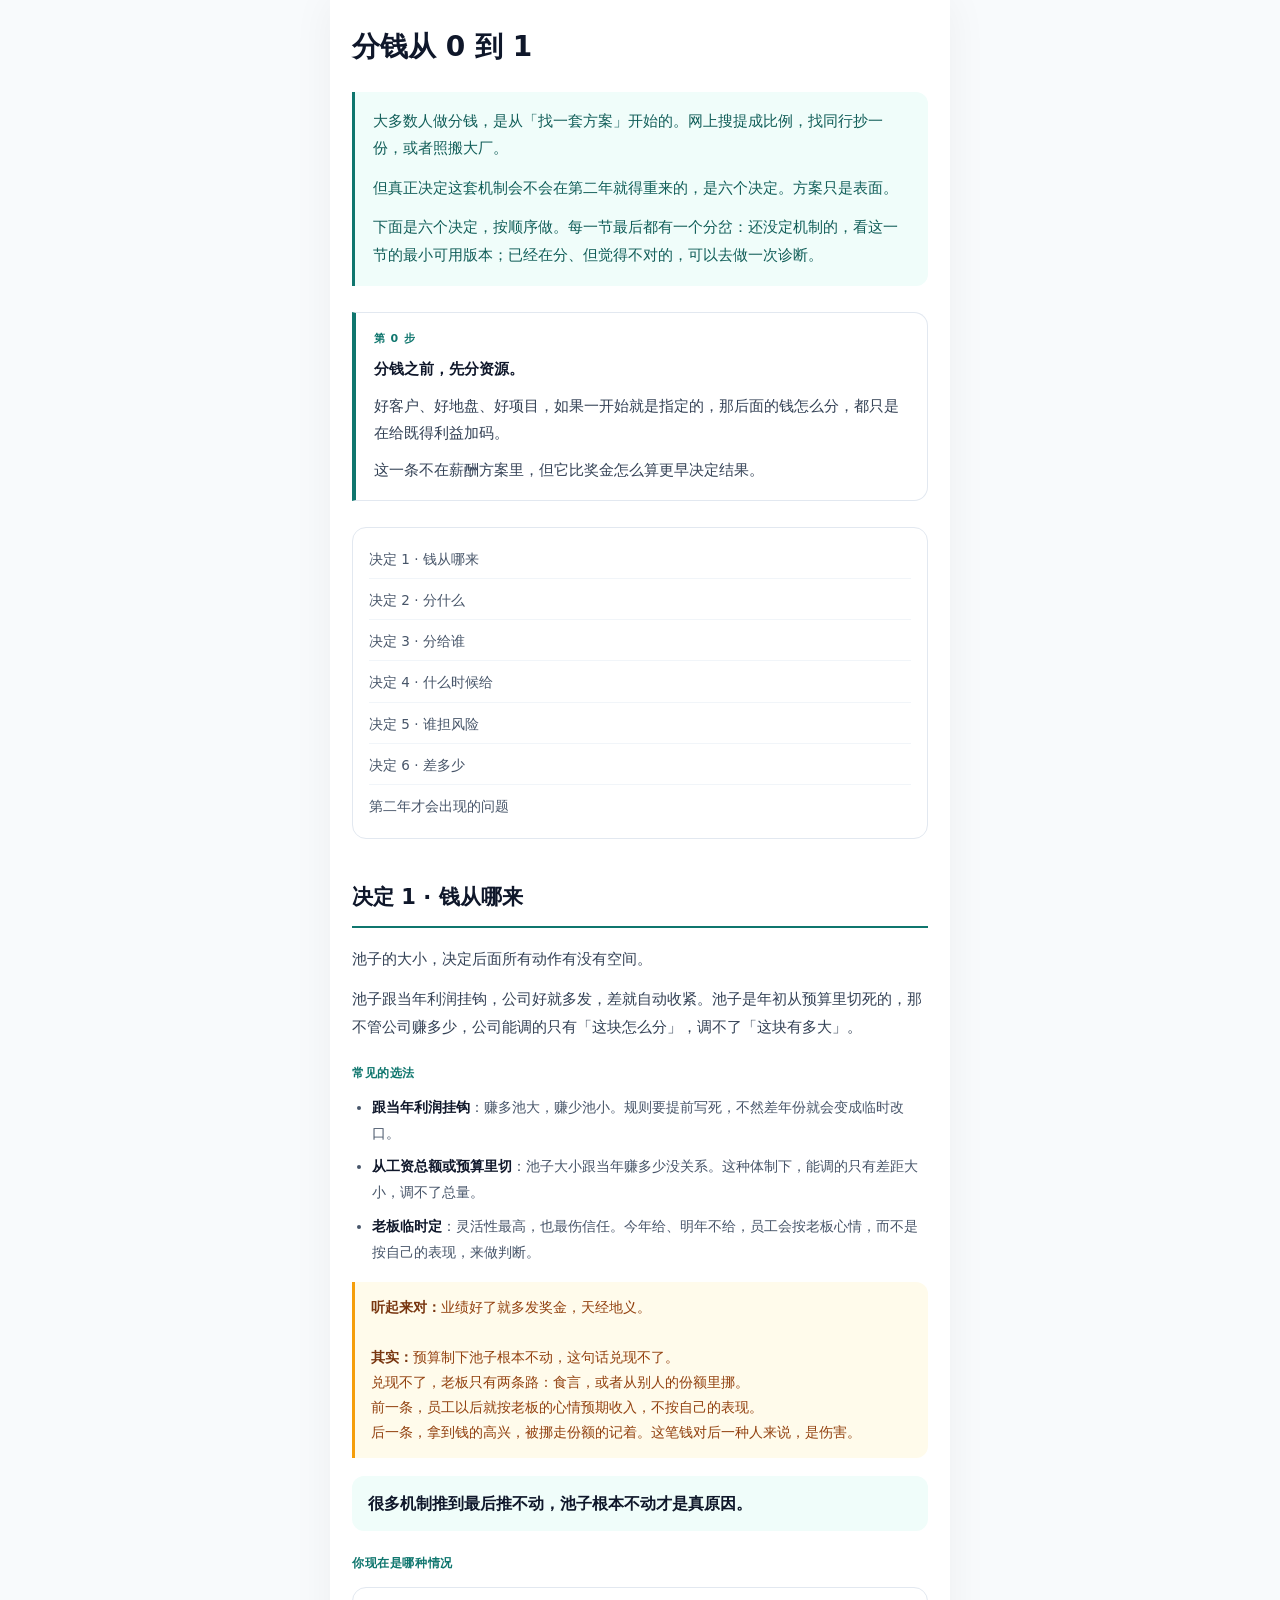
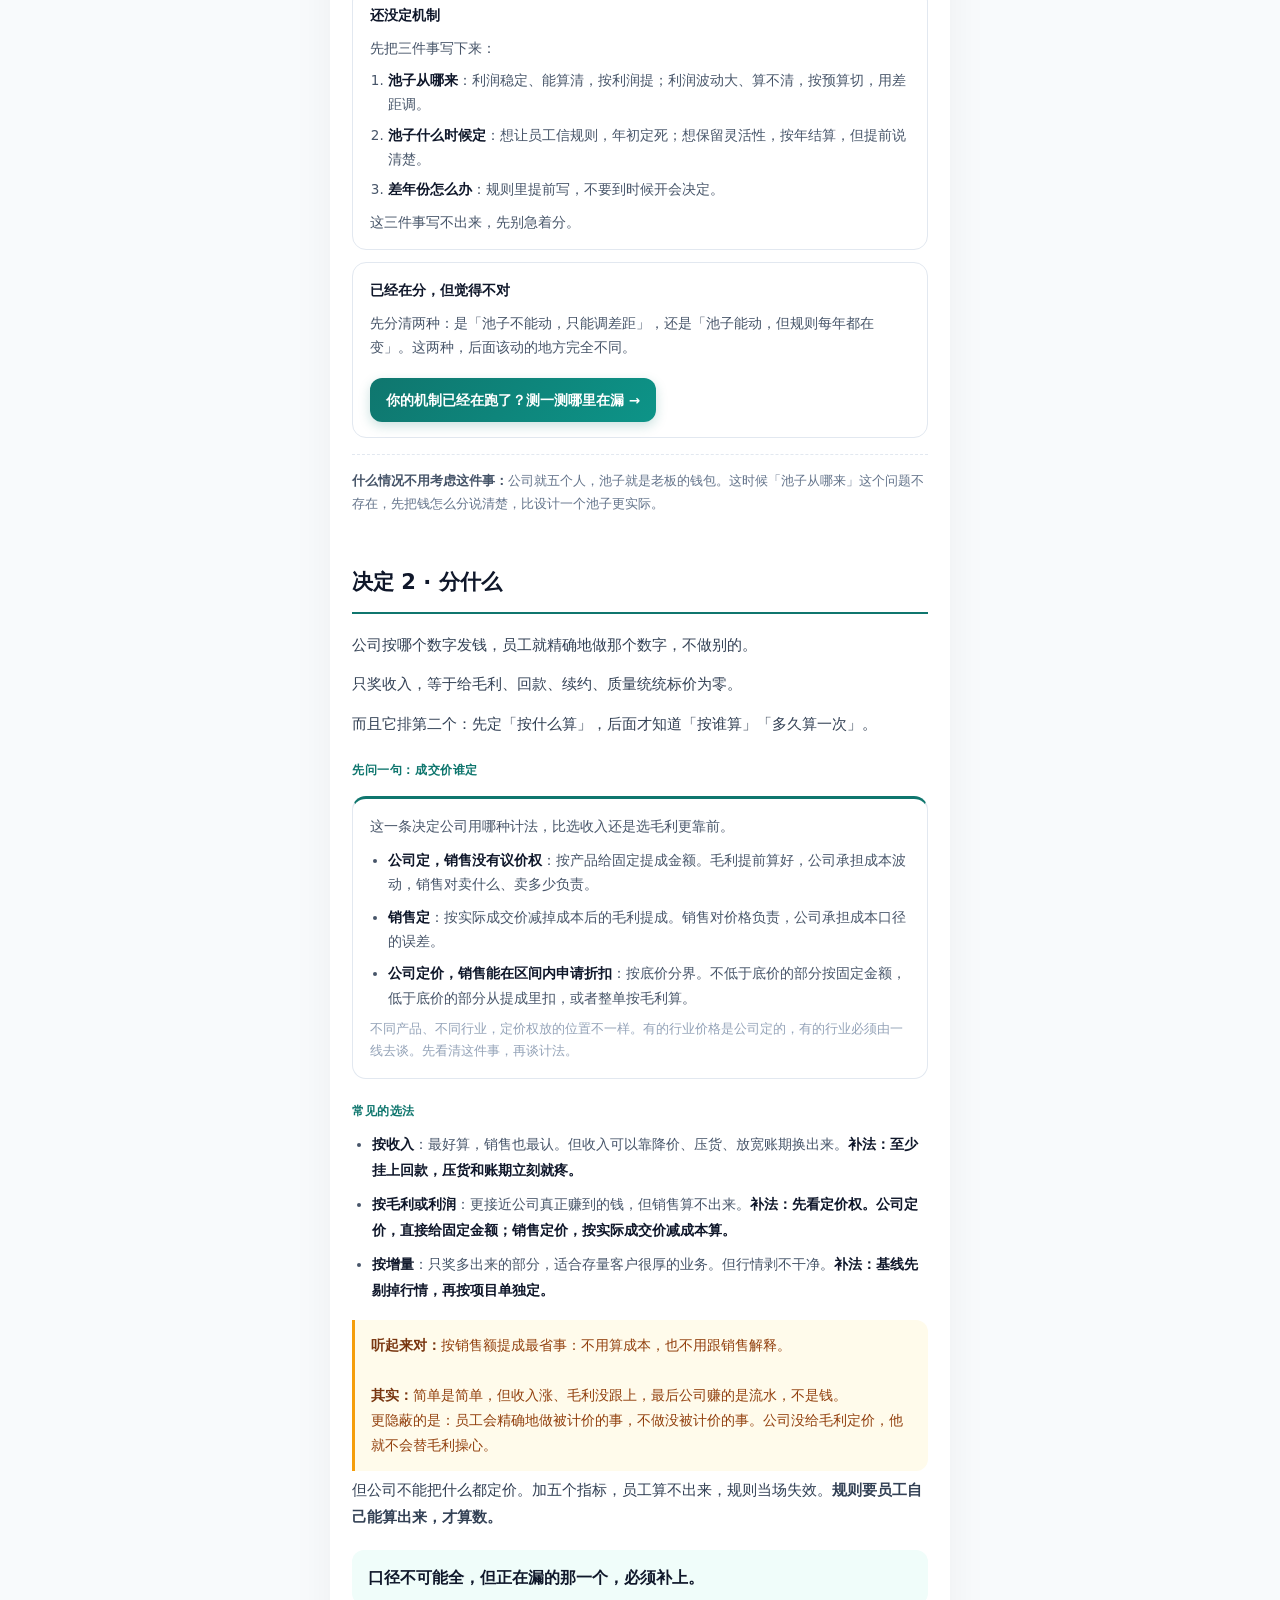
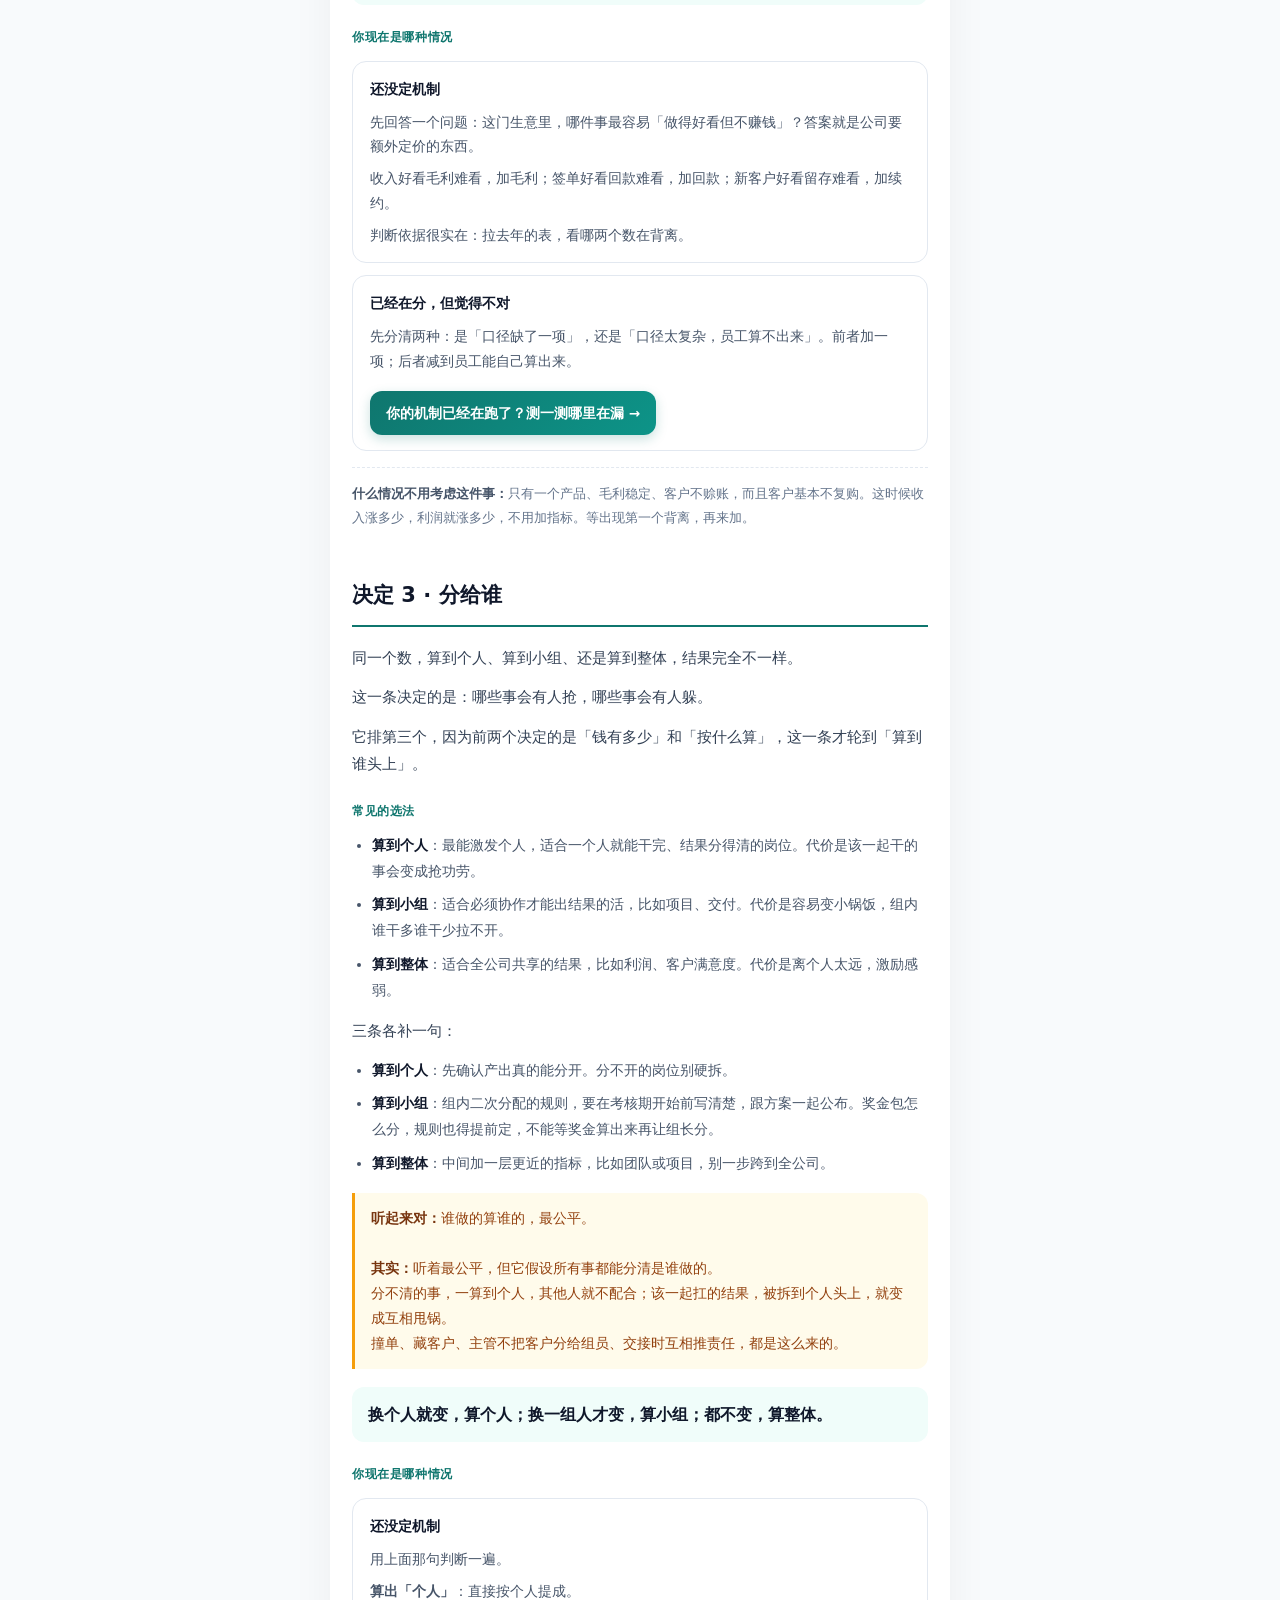
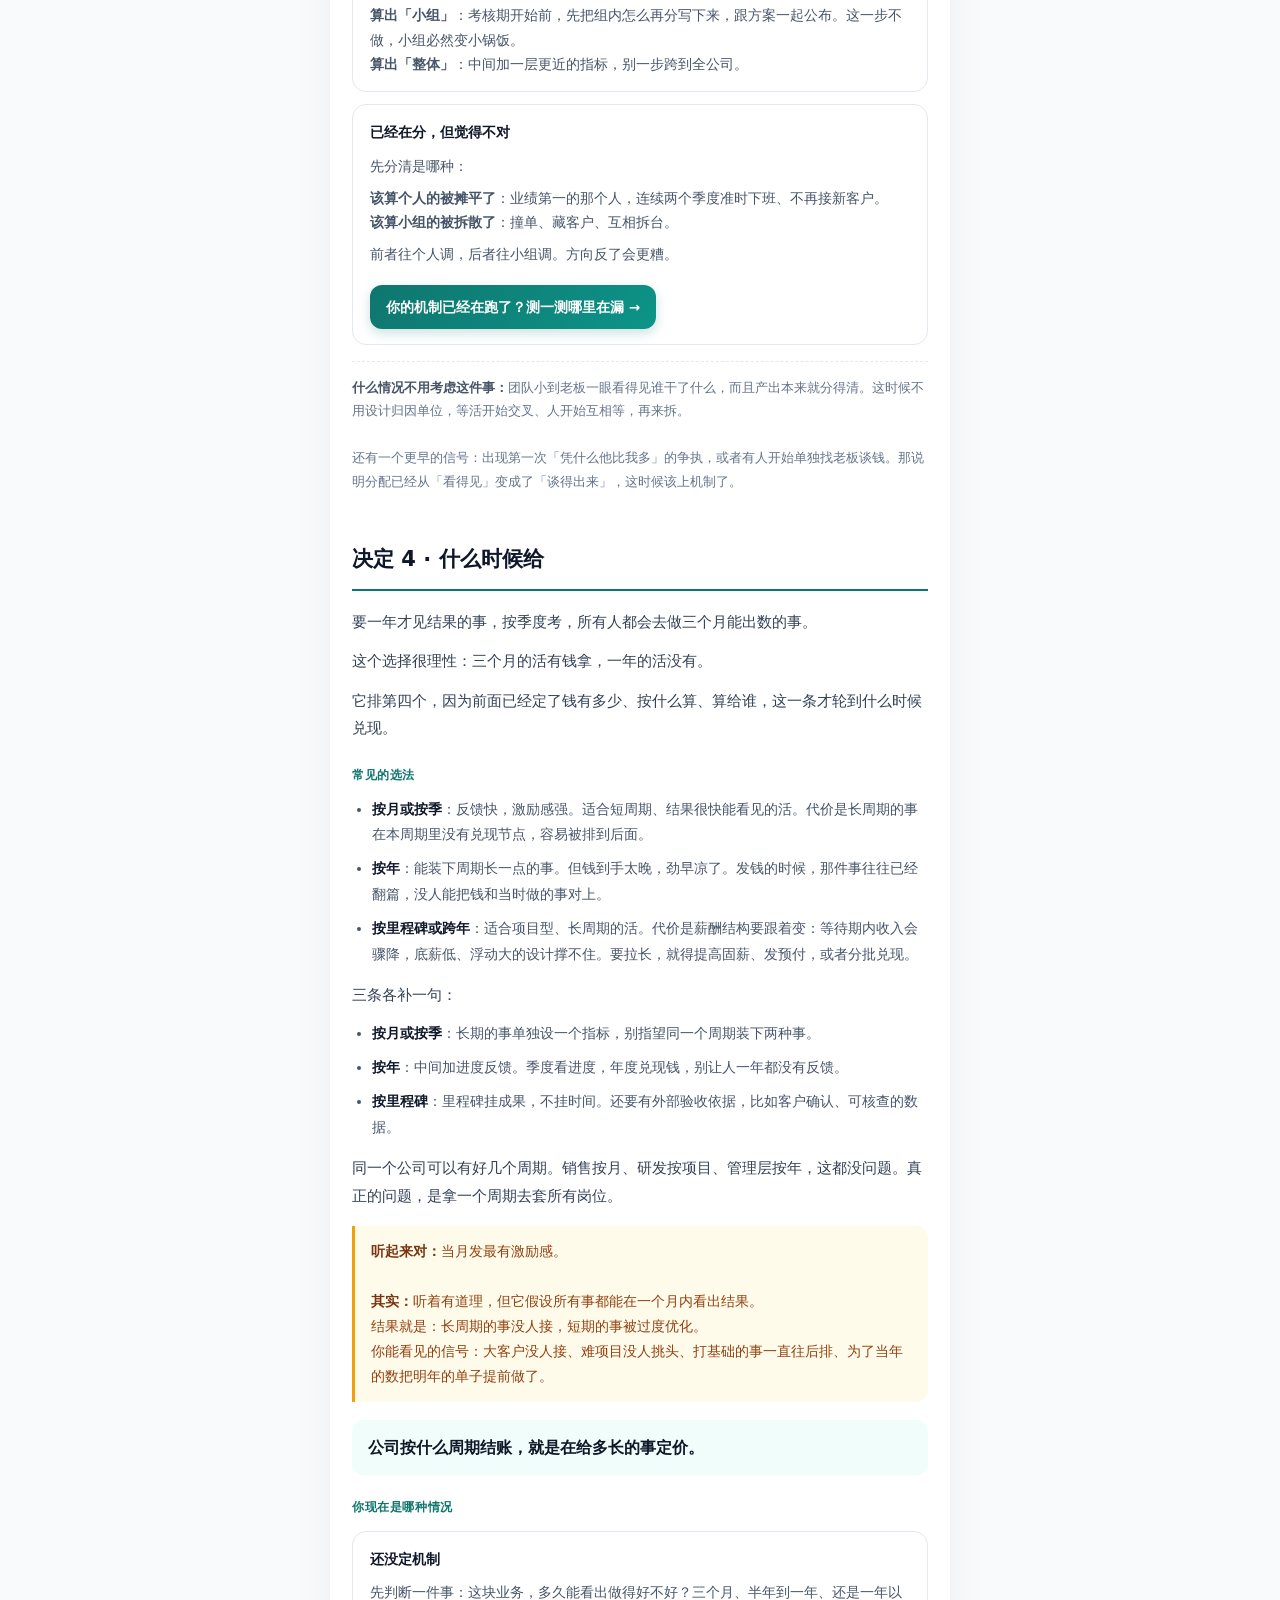
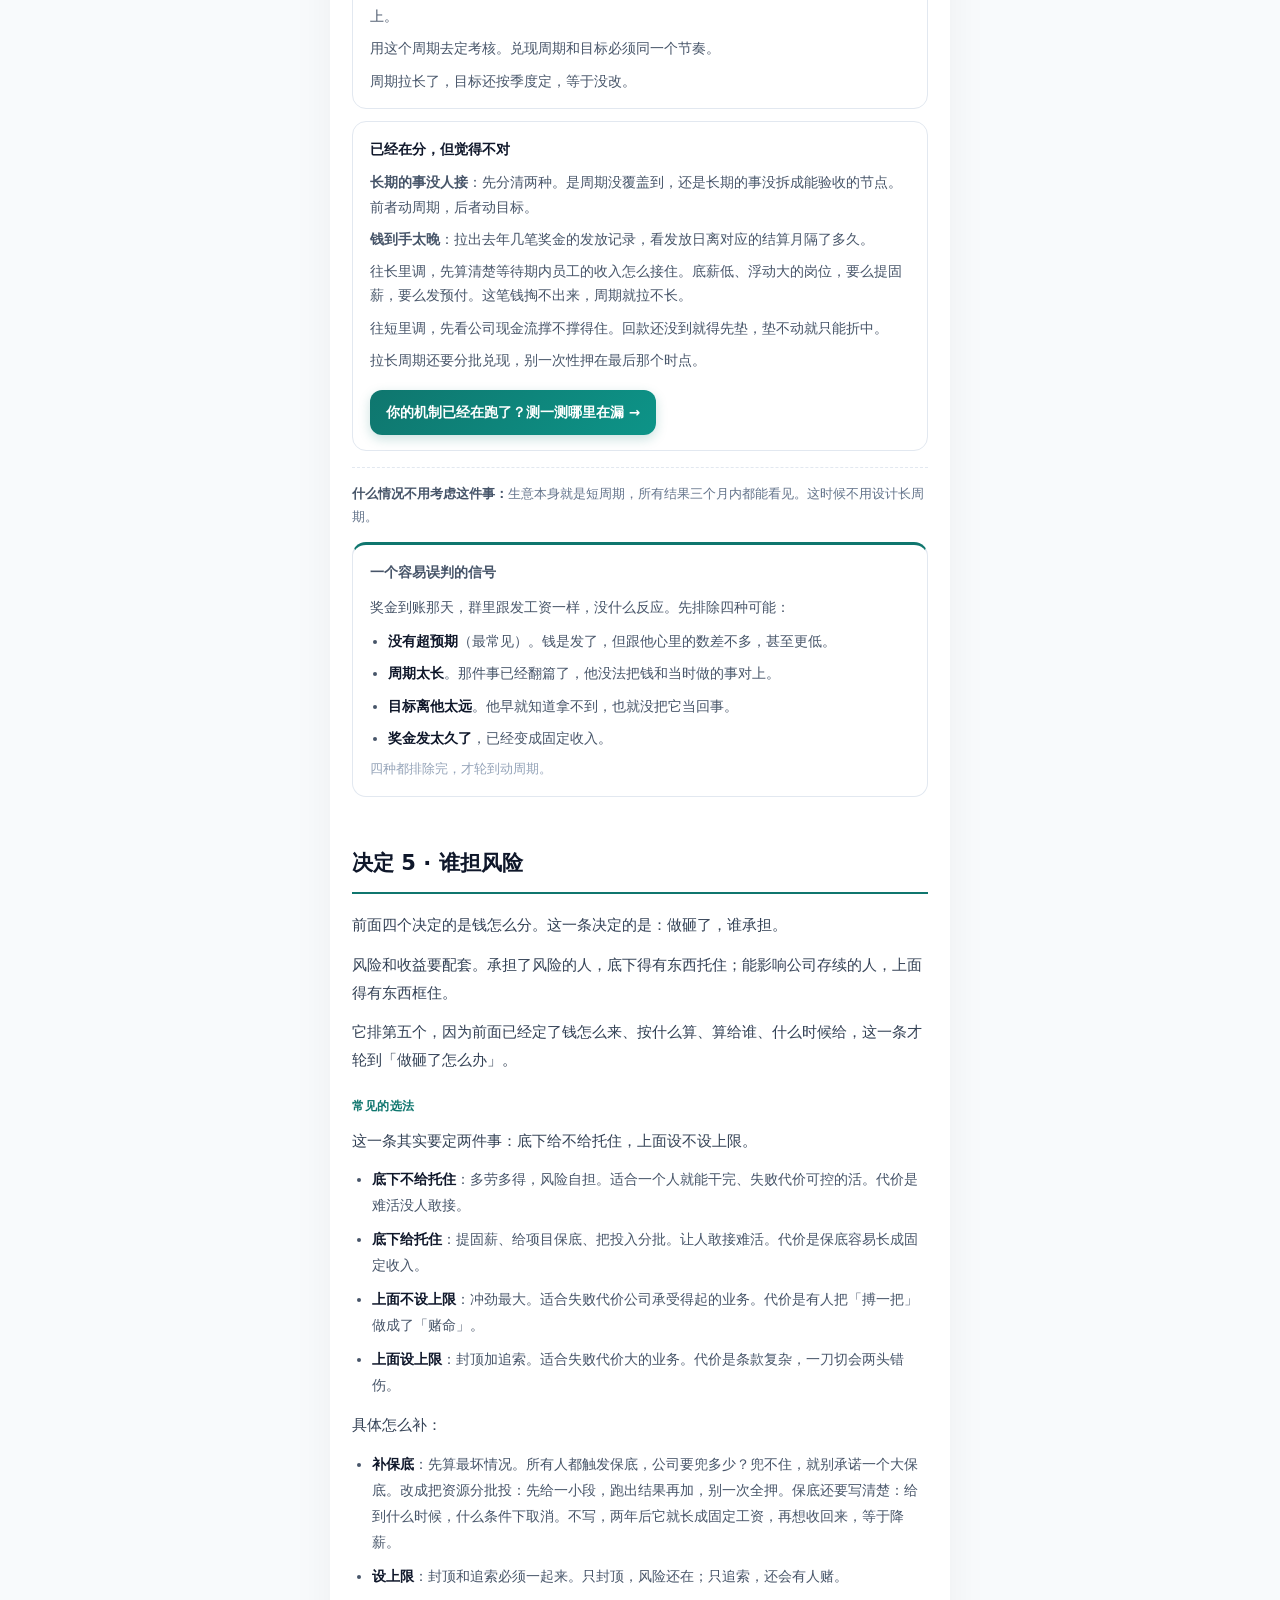
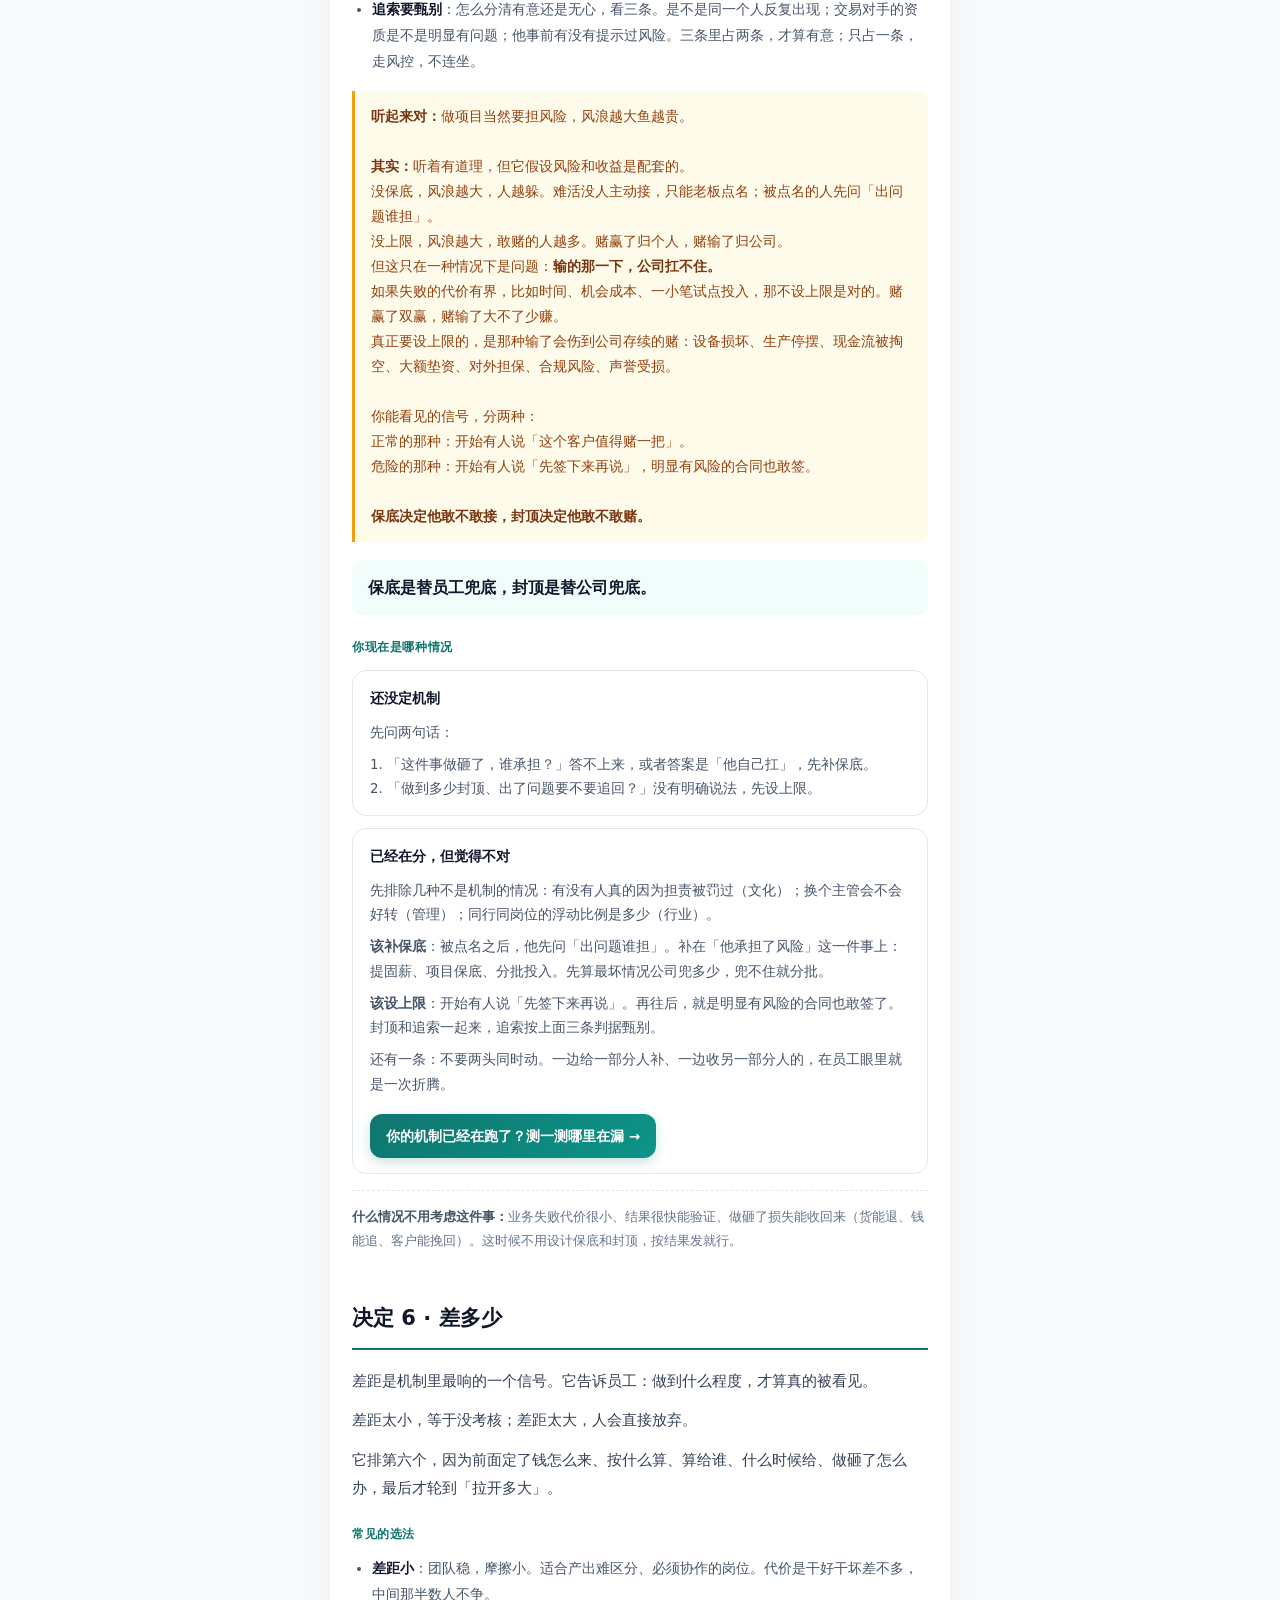
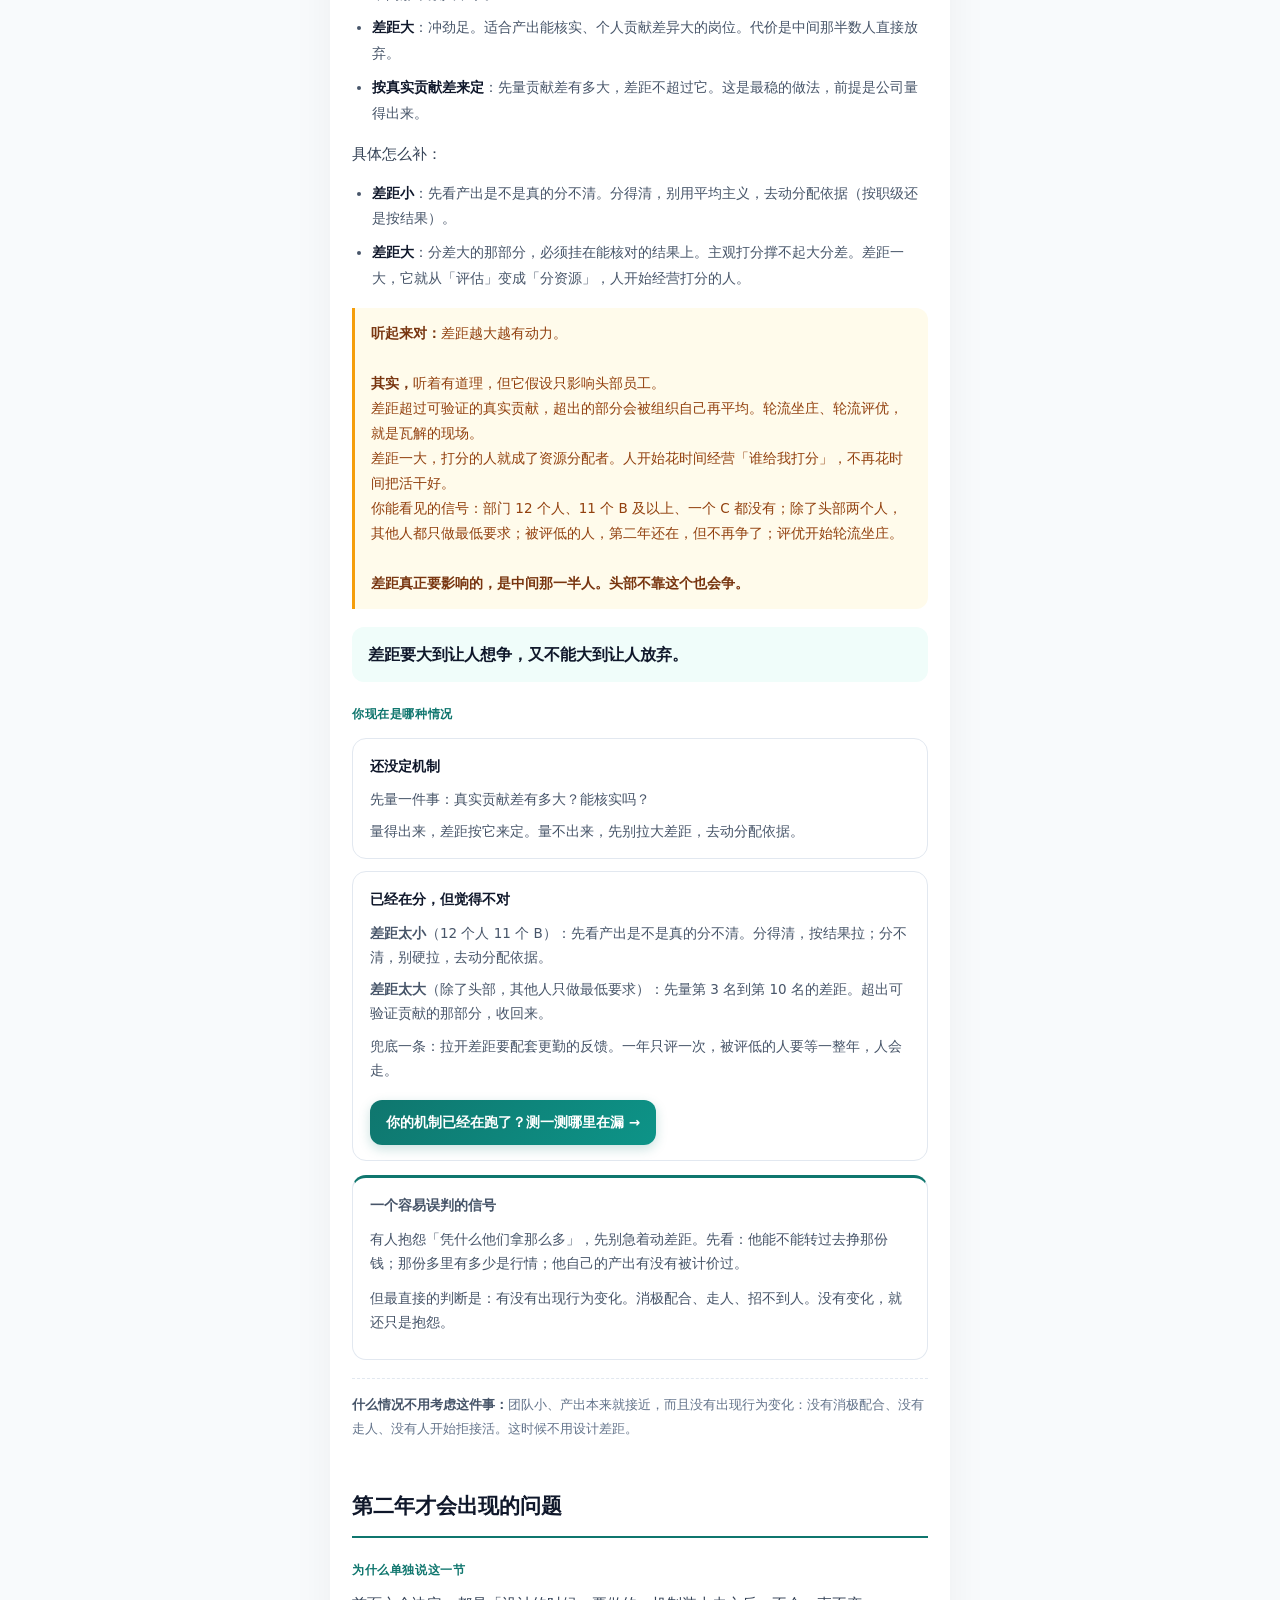
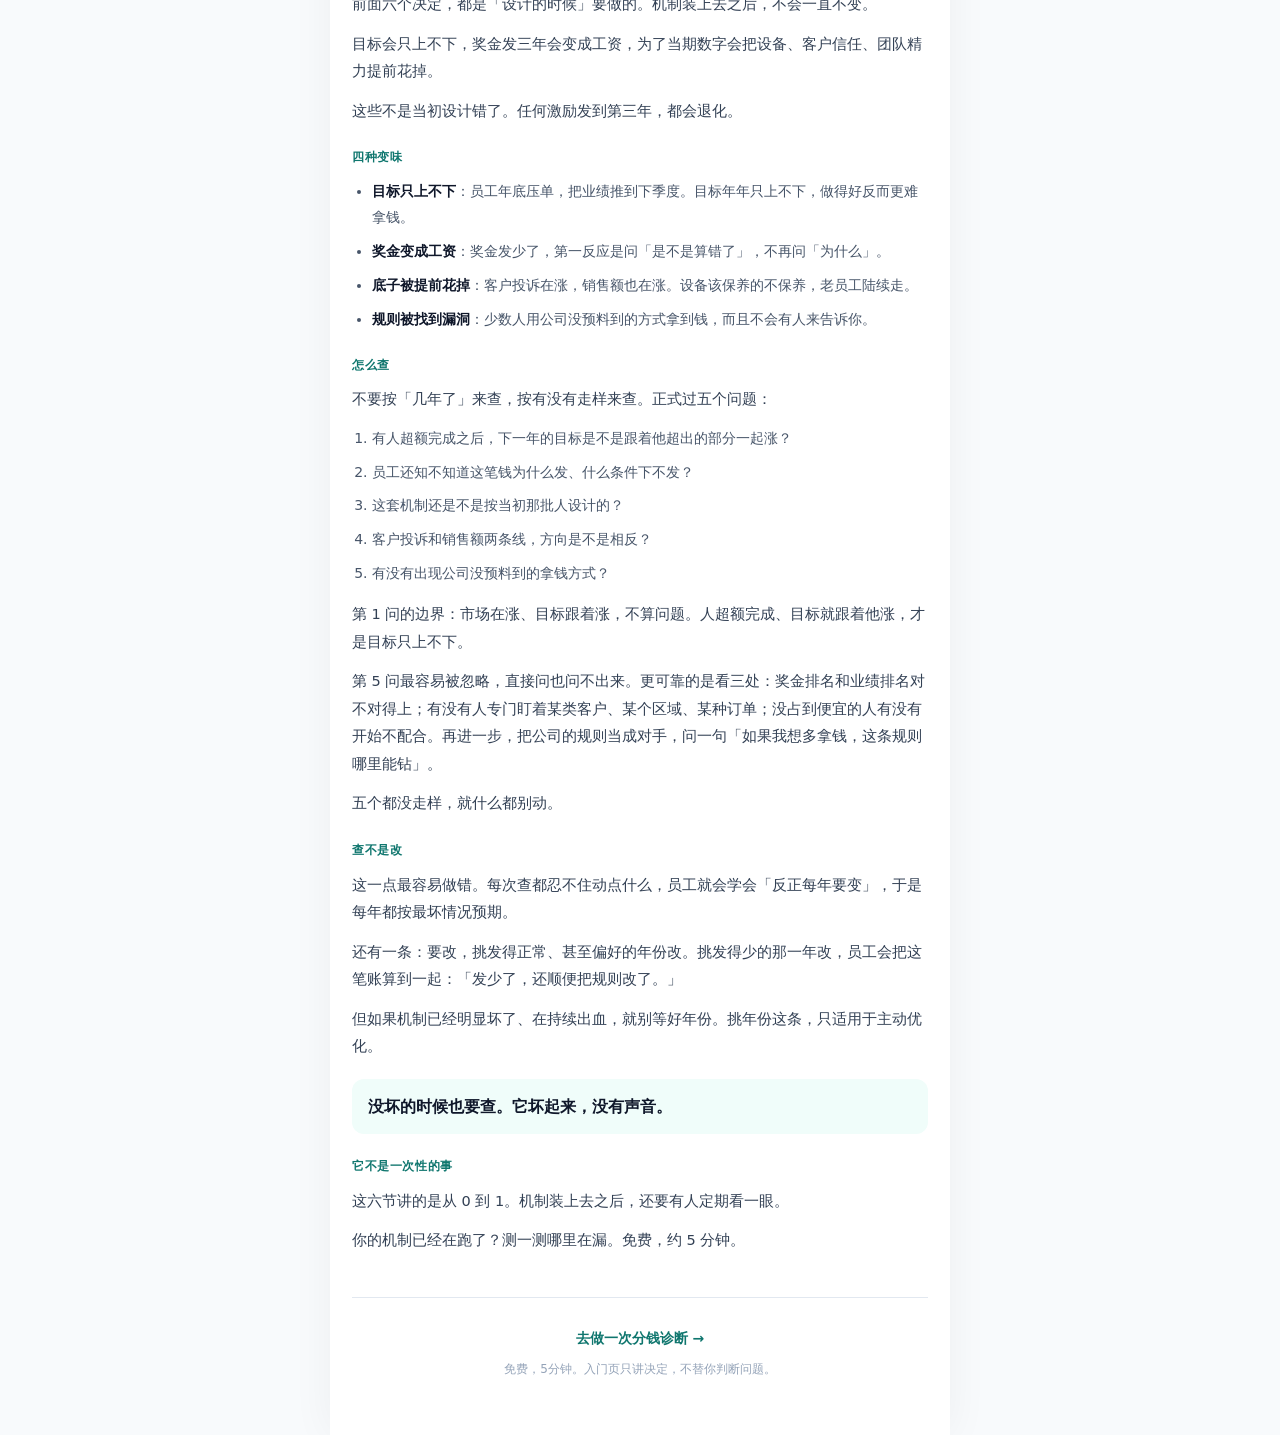
<file: guide/index.html>
<!DOCTYPE html>
<html lang="zh-CN">
<head>
  <meta charset="UTF-8">
  <meta name="viewport" content="width=device-width, initial-scale=1.0">
  <meta name="description" content="分钱从0到1：六个决定。不先学八种方案，先把分什么、分给谁、什么时候给、谁担风险、差多少做对。">
  <title>分钱从 0 到 1：六个决定</title>
  <link rel="stylesheet" href="css/guide.css">
</head>
<body>
  <div class="guide-container">

    <header class="guide-head">
      <h1>分钱从 0 到 1</h1>
    </header>

    <section class="guide-intro">
      <p>大多数人做分钱，是从「找一套方案」开始的。网上搜提成比例，找同行抄一份，或者照搬大厂。</p>
      <p>但真正决定这套机制会不会在第二年就得重来的，是六个决定。方案只是表面。</p>
      <p>下面是六个决定，按顺序做。每一节最后都有一个分岔：还没定机制的，看这一节的最小可用版本；已经在分、但觉得不对的，可以去做一次诊断。</p>
    </section>

    <!-- 第 0 步：跟六个决定同级，必须让读者看见 -->
    <section class="step-zero">
      <div class="step-zero-label">第 0 步</div>
      <p><b>分钱之前，先分资源。</b></p>
      <p>好客户、好地盘、好项目，如果一开始就是指定的，那后面的钱怎么分，都只是在给既得利益加码。</p>
      <p>这一条不在薪酬方案里，但它比奖金怎么算更早决定结果。</p>
    </section>

    <nav class="guide-toc">
      <a href="#d1">决定 1 · 钱从哪来</a>
      <a href="#d2">决定 2 · 分什么</a>
      <a href="#d3">决定 3 · 分给谁</a>
      <a href="#d4">决定 4 · 什么时候给</a>
      <a href="#d5">决定 5 · 谁担风险</a>
      <a href="#d6">决定 6 · 差多少</a>
      <a href="#next-year">第二年才会出现的问题</a>
    </nav>

    <!-- ==================== 决定 1 ==================== -->
    <section class="decision" id="d1">
      <h2>决定 1 · 钱从哪来</h2>

      <p>池子的大小，决定后面所有动作有没有空间。</p>
      <p>池子跟当年利润挂钩，公司好就多发，差就自动收紧。池子是年初从预算里切死的，那不管公司赚多少，公司能调的只有「这块怎么分」，调不了「这块有多大」。</p>

      <h3>常见的选法</h3>
      <ul>
        <li><b>跟当年利润挂钩</b>：赚多池大，赚少池小。规则要提前写死，不然差年份就会变成临时改口。</li>
        <li><b>从工资总额或预算里切</b>：池子大小跟当年赚多少没关系。这种体制下，能调的只有差距大小，调不了总量。</li>
        <li><b>老板临时定</b>：灵活性最高，也最伤信任。今年给、明年不给，员工会按老板心情，而不是按自己的表现，来做判断。</li>
      </ul>

      <div class="trap">
        <b>听起来对：</b>业绩好了就多发奖金，天经地义。<br><br>
        <b>其实：</b>预算制下池子根本不动，这句话兑现不了。<br>
        兑现不了，老板只有两条路：食言，或者从别人的份额里挪。<br>
        前一条，员工以后就按老板的心情预期收入，不按自己的表现。<br>
        后一条，拿到钱的高兴，被挪走份额的记着。这笔钱对后一种人来说，是伤害。
      </div>

      <div class="takeaway">很多机制推到最后推不动，池子根本不动才是真原因。</div>

      <h3>你现在是哪种情况</h3>
      <div class="doors">
        <div class="door">
          <div class="door-title">还没定机制</div>
          <p>先把三件事写下来：</p>
          <ol>
            <li><b>池子从哪来</b>：利润稳定、能算清，按利润提；利润波动大、算不清，按预算切，用差距调。</li>
            <li><b>池子什么时候定</b>：想让员工信规则，年初定死；想保留灵活性，按年结算，但提前说清楚。</li>
            <li><b>差年份怎么办</b>：规则里提前写，不要到时候开会决定。</li>
          </ol>
          <p class="door-note">这三件事写不出来，先别急着分。</p>
        </div>
        <div class="door">
          <div class="door-title">已经在分，但觉得不对</div>
          <p>先分清两种：是「池子不能动，只能调差距」，还是「池子能动，但规则每年都在变」。这两种，后面该动的地方完全不同。</p>
          <a class="cta" href="../?from=guide">你的机制已经在跑了？测一测哪里在漏 →</a>
        </div>
      </div>

      <div class="not-apply">
        <b>什么情况不用考虑这件事：</b>公司就五个人，池子就是老板的钱包。这时候「池子从哪来」这个问题不存在，先把钱怎么分说清楚，比设计一个池子更实际。
      </div>
    </section>

    <!-- ==================== 决定 2 ==================== -->
    <section class="decision" id="d2">
      <h2>决定 2 · 分什么</h2>

      <p>公司按哪个数字发钱，员工就精确地做那个数字，不做别的。</p>
      <p>只奖收入，等于给毛利、回款、续约、质量统统标价为零。</p>
      <p>而且它排第二个：先定「按什么算」，后面才知道「按谁算」「多久算一次」。</p>

      <h3>先问一句：成交价谁定</h3>
      <div class="pivot">
        <p>这一条决定公司用哪种计法，比选收入还是选毛利更靠前。</p>
        <ul>
          <li><b>公司定，销售没有议价权</b>：按产品给固定提成金额。毛利提前算好，公司承担成本波动，销售对卖什么、卖多少负责。</li>
          <li><b>销售定</b>：按实际成交价减掉成本后的毛利提成。销售对价格负责，公司承担成本口径的误差。</li>
          <li><b>公司定价，销售能在区间内申请折扣</b>：按底价分界。不低于底价的部分按固定金额，低于底价的部分从提成里扣，或者整单按毛利算。</li>
        </ul>
        <p class="pivot-note">不同产品、不同行业，定价权放的位置不一样。有的行业价格是公司定的，有的行业必须由一线去谈。先看清这件事，再谈计法。</p>
      </div>

      <h3>常见的选法</h3>
      <ul>
        <li><b>按收入</b>：最好算，销售也最认。但收入可以靠降价、压货、放宽账期换出来。<b>补法：至少挂上回款，压货和账期立刻就疼。</b></li>
        <li><b>按毛利或利润</b>：更接近公司真正赚到的钱，但销售算不出来。<b>补法：先看定价权。公司定价，直接给固定金额；销售定价，按实际成交价减成本算。</b></li>
        <li><b>按增量</b>：只奖多出来的部分，适合存量客户很厚的业务。但行情剥不干净。<b>补法：基线先剔掉行情，再按项目单独定。</b></li>
      </ul>

      <div class="trap">
        <b>听起来对：</b>按销售额提成最省事：不用算成本，也不用跟销售解释。<br><br>
        <b>其实：</b>简单是简单，但收入涨、毛利没跟上，最后公司赚的是流水，不是钱。<br>
        更隐蔽的是：员工会精确地做被计价的事，不做没被计价的事。公司没给毛利定价，他就不会替毛利操心。
      </div>

      <p>但公司不能把什么都定价。加五个指标，员工算不出来，规则当场失效。<b>规则要员工自己能算出来，才算数。</b></p>

      <div class="takeaway">口径不可能全，但正在漏的那一个，必须补上。</div>

      <h3>你现在是哪种情况</h3>
      <div class="doors">
        <div class="door">
          <div class="door-title">还没定机制</div>
          <p>先回答一个问题：这门生意里，哪件事最容易「做得好看但不赚钱」？答案就是公司要额外定价的东西。</p>
          <p>收入好看毛利难看，加毛利；签单好看回款难看，加回款；新客户好看留存难看，加续约。</p>
          <p class="door-note">判断依据很实在：拉去年的表，看哪两个数在背离。</p>
        </div>
        <div class="door">
          <div class="door-title">已经在分，但觉得不对</div>
          <p>先分清两种：是「口径缺了一项」，还是「口径太复杂，员工算不出来」。前者加一项；后者减到员工能自己算出来。</p>
          <a class="cta" href="../?from=guide">你的机制已经在跑了？测一测哪里在漏 →</a>
        </div>
      </div>

      <div class="not-apply">
        <b>什么情况不用考虑这件事：</b>只有一个产品、毛利稳定、客户不赊账，而且客户基本不复购。这时候收入涨多少，利润就涨多少，不用加指标。等出现第一个背离，再来加。
      </div>
    </section>

    <!-- ==================== 决定 3 到 6，待写 ==================== -->
    <section class="decision" id="d3">
      <h2>决定 3 · 分给谁</h2>

      <p>同一个数，算到个人、算到小组、还是算到整体，结果完全不一样。</p>
      <p>这一条决定的是：哪些事会有人抢，哪些事会有人躲。</p>
      <p>它排第三个，因为前两个决定的是「钱有多少」和「按什么算」，这一条才轮到「算到谁头上」。</p>

      <h3>常见的选法</h3>
      <ul>
        <li><b>算到个人</b>：最能激发个人，适合一个人就能干完、结果分得清的岗位。代价是该一起干的事会变成抢功劳。</li>
        <li><b>算到小组</b>：适合必须协作才能出结果的活，比如项目、交付。代价是容易变小锅饭，组内谁干多谁干少拉不开。</li>
        <li><b>算到整体</b>：适合全公司共享的结果，比如利润、客户满意度。代价是离个人太远，激励感弱。</li>
      </ul>
      <p>三条各补一句：</p>
      <ul>
        <li><b>算到个人</b>：先确认产出真的能分开。分不开的岗位别硬拆。</li>
        <li><b>算到小组</b>：组内二次分配的规则，要在考核期开始前写清楚，跟方案一起公布。奖金包怎么分，规则也得提前定，不能等奖金算出来再让组长分。</li>
        <li><b>算到整体</b>：中间加一层更近的指标，比如团队或项目，别一步跨到全公司。</li>
      </ul>

      <div class="trap">
        <b>听起来对：</b>谁做的算谁的，最公平。<br><br>
        <b>其实：</b>听着最公平，但它假设所有事都能分清是谁做的。<br>
        分不清的事，一算到个人，其他人就不配合；该一起扛的结果，被拆到个人头上，就变成互相甩锅。<br>
        撞单、藏客户、主管不把客户分给组员、交接时互相推责任，都是这么来的。
      </div>

      <div class="takeaway">换个人就变，算个人；换一组人才变，算小组；都不变，算整体。</div>

      <h3>你现在是哪种情况</h3>
      <div class="doors">
        <div class="door">
          <div class="door-title">还没定机制</div>
          <p>用上面那句判断一遍。</p>
          <p><b>算出「个人」</b>：直接按个人提成。<br><b>算出「小组」</b>：考核期开始前，先把组内怎么再分写下来，跟方案一起公布。这一步不做，小组必然变小锅饭。<br><b>算出「整体」</b>：中间加一层更近的指标，别一步跨到全公司。</p>
        </div>
        <div class="door">
          <div class="door-title">已经在分，但觉得不对</div>
          <p>先分清是哪种：</p>
          <p><b>该算个人的被摊平了</b>：业绩第一的那个人，连续两个季度准时下班、不再接新客户。<br><b>该算小组的被拆散了</b>：撞单、藏客户、互相拆台。</p>
          <p>前者往个人调，后者往小组调。方向反了会更糟。</p>
          <a class="cta" href="../?from=guide">你的机制已经在跑了？测一测哪里在漏 →</a>
        </div>
      </div>

      <div class="not-apply">
        <b>什么情况不用考虑这件事：</b>团队小到老板一眼看得见谁干了什么，而且产出本来就分得清。这时候不用设计归因单位，等活开始交叉、人开始互相等，再来拆。<br><br>
        还有一个更早的信号：出现第一次「凭什么他比我多」的争执，或者有人开始单独找老板谈钱。那说明分配已经从「看得见」变成了「谈得出来」，这时候该上机制了。
      </div>
    </section>

    <section class="decision" id="d4">
      <h2>决定 4 · 什么时候给</h2>

      <p>要一年才见结果的事，按季度考，所有人都会去做三个月能出数的事。</p>
      <p>这个选择很理性：三个月的活有钱拿，一年的活没有。</p>
      <p>它排第四个，因为前面已经定了钱有多少、按什么算、算给谁，这一条才轮到什么时候兑现。</p>

      <h3>常见的选法</h3>
      <ul>
        <li><b>按月或按季</b>：反馈快，激励感强。适合短周期、结果很快能看见的活。代价是长周期的事在本周期里没有兑现节点，容易被排到后面。</li>
        <li><b>按年</b>：能装下周期长一点的事。但钱到手太晚，劲早凉了。发钱的时候，那件事往往已经翻篇，没人能把钱和当时做的事对上。</li>
        <li><b>按里程碑或跨年</b>：适合项目型、长周期的活。代价是薪酬结构要跟着变：等待期内收入会骤降，底薪低、浮动大的设计撑不住。要拉长，就得提高固薪、发预付，或者分批兑现。</li>
      </ul>
      <p>三条各补一句：</p>
      <ul>
        <li><b>按月或按季</b>：长期的事单独设一个指标，别指望同一个周期装下两种事。</li>
        <li><b>按年</b>：中间加进度反馈。季度看进度，年度兑现钱，别让人一年都没有反馈。</li>
        <li><b>按里程碑</b>：里程碑挂成果，不挂时间。还要有外部验收依据，比如客户确认、可核查的数据。</li>
      </ul>
      <p>同一个公司可以有好几个周期。销售按月、研发按项目、管理层按年，这都没问题。真正的问题，是拿一个周期去套所有岗位。</p>

      <div class="trap">
        <b>听起来对：</b>当月发最有激励感。<br><br>
        <b>其实：</b>听着有道理，但它假设所有事都能在一个月内看出结果。<br>
        结果就是：长周期的事没人接，短期的事被过度优化。<br>
        你能看见的信号：大客户没人接、难项目没人挑头、打基础的事一直往后排、为了当年的数把明年的单子提前做了。
      </div>

      <div class="takeaway">公司按什么周期结账，就是在给多长的事定价。</div>

      <h3>你现在是哪种情况</h3>
      <div class="doors">
        <div class="door">
          <div class="door-title">还没定机制</div>
          <p>先判断一件事：这块业务，多久能看出做得好不好？三个月、半年到一年、还是一年以上。</p>
          <p>用这个周期去定考核。兑现周期和目标必须同一个节奏。</p>
          <p class="door-note">周期拉长了，目标还按季度定，等于没改。</p>
        </div>
        <div class="door">
          <div class="door-title">已经在分，但觉得不对</div>
          <p><b>长期的事没人接</b>：先分清两种。是周期没覆盖到，还是长期的事没拆成能验收的节点。前者动周期，后者动目标。</p>
          <p><b>钱到手太晚</b>：拉出去年几笔奖金的发放记录，看发放日离对应的结算月隔了多久。</p>
          <p>往长里调，先算清楚等待期内员工的收入怎么接住。底薪低、浮动大的岗位，要么提固薪，要么发预付。这笔钱掏不出来，周期就拉不长。</p>
          <p>往短里调，先看公司现金流撑不撑得住。回款还没到就得先垫，垫不动就只能折中。</p>
          <p>拉长周期还要分批兑现，别一次性押在最后那个时点。</p>
          <a class="cta" href="../?from=guide">你的机制已经在跑了？测一测哪里在漏 →</a>
        </div>
      </div>

      <div class="not-apply">
        <b>什么情况不用考虑这件事：</b>生意本身就是短周期，所有结果三个月内都能看见。这时候不用设计长周期。
      </div>

      <div class="pivot">
        <p><b>一个容易误判的信号</b></p>
        <p>奖金到账那天，群里跟发工资一样，没什么反应。先排除四种可能：</p>
        <ul>
          <li><b>没有超预期</b>（最常见）。钱是发了，但跟他心里的数差不多，甚至更低。</li>
          <li><b>周期太长</b>。那件事已经翻篇了，他没法把钱和当时做的事对上。</li>
          <li><b>目标离他太远</b>。他早就知道拿不到，也就没把它当回事。</li>
          <li><b>奖金发太久了</b>，已经变成固定收入。</li>
        </ul>
        <p class="pivot-note">四种都排除完，才轮到动周期。</p>
      </div>
    </section>

    <section class="decision" id="d5">
      <h2>决定 5 · 谁担风险</h2>

      <p>前面四个决定的是钱怎么分。这一条决定的是：做砸了，谁承担。</p>
      <p>风险和收益要配套。承担了风险的人，底下得有东西托住；能影响公司存续的人，上面得有东西框住。</p>
      <p>它排第五个，因为前面已经定了钱怎么来、按什么算、算给谁、什么时候给，这一条才轮到「做砸了怎么办」。</p>

      <h3>常见的选法</h3>
      <p>这一条其实要定两件事：底下给不给托住，上面设不设上限。</p>
      <ul>
        <li><b>底下不给托住</b>：多劳多得，风险自担。适合一个人就能干完、失败代价可控的活。代价是难活没人敢接。</li>
        <li><b>底下给托住</b>：提固薪、给项目保底、把投入分批。让人敢接难活。代价是保底容易长成固定收入。</li>
        <li><b>上面不设上限</b>：冲劲最大。适合失败代价公司承受得起的业务。代价是有人把「搏一把」做成了「赌命」。</li>
        <li><b>上面设上限</b>：封顶加追索。适合失败代价大的业务。代价是条款复杂，一刀切会两头错伤。</li>
      </ul>
      <p>具体怎么补：</p>
      <ul>
        <li><b>补保底</b>：先算最坏情况。所有人都触发保底，公司要兜多少？兜不住，就别承诺一个大保底。改成把资源分批投：先给一小段，跑出结果再加，别一次全押。保底还要写清楚：给到什么时候，什么条件下取消。不写，两年后它就长成固定工资，再想收回来，等于降薪。</li>
        <li><b>设上限</b>：封顶和追索必须一起来。只封顶，风险还在；只追索，还会有人赌。</li>
        <li><b>追索要甄别</b>：怎么分清有意还是无心，看三条。是不是同一个人反复出现；交易对手的资质是不是明显有问题；他事前有没有提示过风险。三条里占两条，才算有意；只占一条，走风控，不连坐。</li>
      </ul>

      <div class="trap">
        <b>听起来对：</b>做项目当然要担风险，风浪越大鱼越贵。<br><br>
        <b>其实：</b>听着有道理，但它假设风险和收益是配套的。<br>
        没保底，风浪越大，人越躲。难活没人主动接，只能老板点名；被点名的人先问「出问题谁担」。<br>
        没上限，风浪越大，敢赌的人越多。赌赢了归个人，赌输了归公司。<br>
        但这只在一种情况下是问题：<b>输的那一下，公司扛不住。</b><br>
        如果失败的代价有界，比如时间、机会成本、一小笔试点投入，那不设上限是对的。赌赢了双赢，赌输了大不了少赚。<br>
        真正要设上限的，是那种输了会伤到公司存续的赌：设备损坏、生产停摆、现金流被掏空、大额垫资、对外担保、合规风险、声誉受损。<br><br>
        你能看见的信号，分两种：<br>
        正常的那种：开始有人说「这个客户值得赌一把」。<br>
        危险的那种：开始有人说「先签下来再说」，明显有风险的合同也敢签。<br><br>
        <b>保底决定他敢不敢接，封顶决定他敢不敢赌。</b>
      </div>

      <div class="takeaway">保底是替员工兜底，封顶是替公司兜底。</div>

      <h3>你现在是哪种情况</h3>
      <div class="doors">
        <div class="door">
          <div class="door-title">还没定机制</div>
          <p>先问两句话：</p>
          <p>1. 「这件事做砸了，谁承担？」答不上来，或者答案是「他自己扛」，先补保底。<br>
             2. 「做到多少封顶、出了问题要不要追回？」没有明确说法，先设上限。</p>
        </div>
        <div class="door">
          <div class="door-title">已经在分，但觉得不对</div>
          <p>先排除几种不是机制的情况：有没有人真的因为担责被罚过（文化）；换个主管会不会好转（管理）；同行同岗位的浮动比例是多少（行业）。</p>
          <p><b>该补保底</b>：被点名之后，他先问「出问题谁担」。补在「他承担了风险」这一件事上：提固薪、项目保底、分批投入。先算最坏情况公司兜多少，兜不住就分批。</p>
          <p><b>该设上限</b>：开始有人说「先签下来再说」。再往后，就是明显有风险的合同也敢签了。封顶和追索一起来，追索按上面三条判据甄别。</p>
          <p>还有一条：不要两头同时动。一边给一部分人补、一边收另一部分人的，在员工眼里就是一次折腾。</p>
          <a class="cta" href="../?from=guide">你的机制已经在跑了？测一测哪里在漏 →</a>
        </div>
      </div>

      <div class="not-apply">
        <b>什么情况不用考虑这件事：</b>业务失败代价很小、结果很快能验证、做砸了损失能收回来（货能退、钱能追、客户能挽回）。这时候不用设计保底和封顶，按结果发就行。
      </div>
    </section>

    <section class="decision" id="d6">
      <h2>决定 6 · 差多少</h2>

      <p>差距是机制里最响的一个信号。它告诉员工：做到什么程度，才算真的被看见。</p>
      <p>差距太小，等于没考核；差距太大，人会直接放弃。</p>
      <p>它排第六个，因为前面定了钱怎么来、按什么算、算给谁、什么时候给、做砸了怎么办，最后才轮到「拉开多大」。</p>

      <h3>常见的选法</h3>
      <ul>
        <li><b>差距小</b>：团队稳，摩擦小。适合产出难区分、必须协作的岗位。代价是干好干坏差不多，中间那半数人不争。</li>
        <li><b>差距大</b>：冲劲足。适合产出能核实、个人贡献差异大的岗位。代价是中间那半数人直接放弃。</li>
        <li><b>按真实贡献差来定</b>：先量贡献差有多大，差距不超过它。这是最稳的做法，前提是公司量得出来。</li>
      </ul>
      <p>具体怎么补：</p>
      <ul>
        <li><b>差距小</b>：先看产出是不是真的分不清。分得清，别用平均主义，去动分配依据（按职级还是按结果）。</li>
        <li><b>差距大</b>：分差大的那部分，必须挂在能核对的结果上。主观打分撑不起大分差。差距一大，它就从「评估」变成「分资源」，人开始经营打分的人。</li>
      </ul>

      <div class="trap">
        <b>听起来对：</b>差距越大越有动力。<br><br>
        <b>其实，</b>听着有道理，但它假设只影响头部员工。<br>
        差距超过可验证的真实贡献，超出的部分会被组织自己再平均。轮流坐庄、轮流评优，就是瓦解的现场。<br>
        差距一大，打分的人就成了资源分配者。人开始花时间经营「谁给我打分」，不再花时间把活干好。<br>
        你能看见的信号：部门 12 个人、11 个 B 及以上、一个 C 都没有；除了头部两个人，其他人都只做最低要求；被评低的人，第二年还在，但不再争了；评优开始轮流坐庄。<br><br>
        <b>差距真正要影响的，是中间那一半人。头部不靠这个也会争。</b>
      </div>

      <div class="takeaway">差距要大到让人想争，又不能大到让人放弃。</div>

      <h3>你现在是哪种情况</h3>
      <div class="doors">
        <div class="door">
          <div class="door-title">还没定机制</div>
          <p>先量一件事：真实贡献差有多大？能核实吗？</p>
          <p>量得出来，差距按它来定。量不出来，先别拉大差距，去动分配依据。</p>
        </div>
        <div class="door">
          <div class="door-title">已经在分，但觉得不对</div>
          <p><b>差距太小</b>（12 个人 11 个 B）：先看产出是不是真的分不清。分得清，按结果拉；分不清，别硬拉，去动分配依据。</p>
          <p><b>差距太大</b>（除了头部，其他人只做最低要求）：先量第 3 名到第 10 名的差距。超出可验证贡献的那部分，收回来。</p>
          <p>兜底一条：拉开差距要配套更勤的反馈。一年只评一次，被评低的人要等一整年，人会走。</p>
          <a class="cta" href="../?from=guide">你的机制已经在跑了？测一测哪里在漏 →</a>
        </div>
      </div>

      <div class="pivot">
        <p><b>一个容易误判的信号</b></p>
        <p>有人抱怨「凭什么他们拿那么多」，先别急着动差距。先看：他能不能转过去挣那份钱；那份多里有多少是行情；他自己的产出有没有被计价过。</p>
        <p>但最直接的判断是：有没有出现行为变化。消极配合、走人、招不到人。没有变化，就还只是抱怨。</p>
      </div>

      <div class="not-apply">
        <b>什么情况不用考虑这件事：</b>团队小、产出本来就接近，而且没有出现行为变化：没有消极配合、没有走人、没有人开始拒接活。这时候不用设计差距。
      </div>
    </section>

    <section class="decision" id="next-year">
      <h2>第二年才会出现的问题</h2>

      <h3>为什么单独说这一节</h3>
      <p>前面六个决定，都是「设计的时候」要做的。机制装上去之后，不会一直不变。</p>
      <p>目标会只上不下，奖金发三年会变成工资，为了当期数字会把设备、客户信任、团队精力提前花掉。</p>
      <p>这些不是当初设计错了。任何激励发到第三年，都会退化。</p>

      <h3>四种变味</h3>
      <ul>
        <li><b>目标只上不下</b>：员工年底压单，把业绩推到下季度。目标年年只上不下，做得好反而更难拿钱。</li>
        <li><b>奖金变成工资</b>：奖金发少了，第一反应是问「是不是算错了」，不再问「为什么」。</li>
        <li><b>底子被提前花掉</b>：客户投诉在涨，销售额也在涨。设备该保养的不保养，老员工陆续走。</li>
        <li><b>规则被找到漏洞</b>：少数人用公司没预料到的方式拿到钱，而且不会有人来告诉你。</li>
      </ul>

      <h3>怎么查</h3>
      <p>不要按「几年了」来查，按有没有走样来查。正式过五个问题：</p>
      <ol>
        <li>有人超额完成之后，下一年的目标是不是跟着他超出的部分一起涨？</li>
        <li>员工还知不知道这笔钱为什么发、什么条件下不发？</li>
        <li>这套机制还是不是按当初那批人设计的？</li>
        <li>客户投诉和销售额两条线，方向是不是相反？</li>
        <li>有没有出现公司没预料到的拿钱方式？</li>
      </ol>
      <p>第 1 问的边界：市场在涨、目标跟着涨，不算问题。人超额完成、目标就跟着他涨，才是目标只上不下。</p>
      <p>第 5 问最容易被忽略，直接问也问不出来。更可靠的是看三处：奖金排名和业绩排名对不对得上；有没有人专门盯着某类客户、某个区域、某种订单；没占到便宜的人有没有开始不配合。再进一步，把公司的规则当成对手，问一句「如果我想多拿钱，这条规则哪里能钻」。</p>
      <p>五个都没走样，就什么都别动。</p>

      <h3>查不是改</h3>
      <p>这一点最容易做错。每次查都忍不住动点什么，员工就会学会「反正每年要变」，于是每年都按最坏情况预期。</p>
      <p>还有一条：要改，挑发得正常、甚至偏好的年份改。挑发得少的那一年改，员工会把这笔账算到一起：「发少了，还顺便把规则改了。」</p>
      <p>但如果机制已经明显坏了、在持续出血，就别等好年份。挑年份这条，只适用于主动优化。</p>

      <div class="takeaway">没坏的时候也要查。它坏起来，没有声音。</div>

      <h3>它不是一次性的事</h3>
      <p>这六节讲的是从 0 到 1。机制装上去之后，还要有人定期看一眼。</p>
      <p>你的机制已经在跑了？测一测哪里在漏。免费，约 5 分钟。</p>
    </section>

    <footer class="guide-foot">
      <a href="../?from=guide">去做一次分钱诊断 →</a>
      <p>免费，5分钟。入门页只讲决定，不替你判断问题。</p>
    </footer>

  </div>
</body>
</html>
</file>
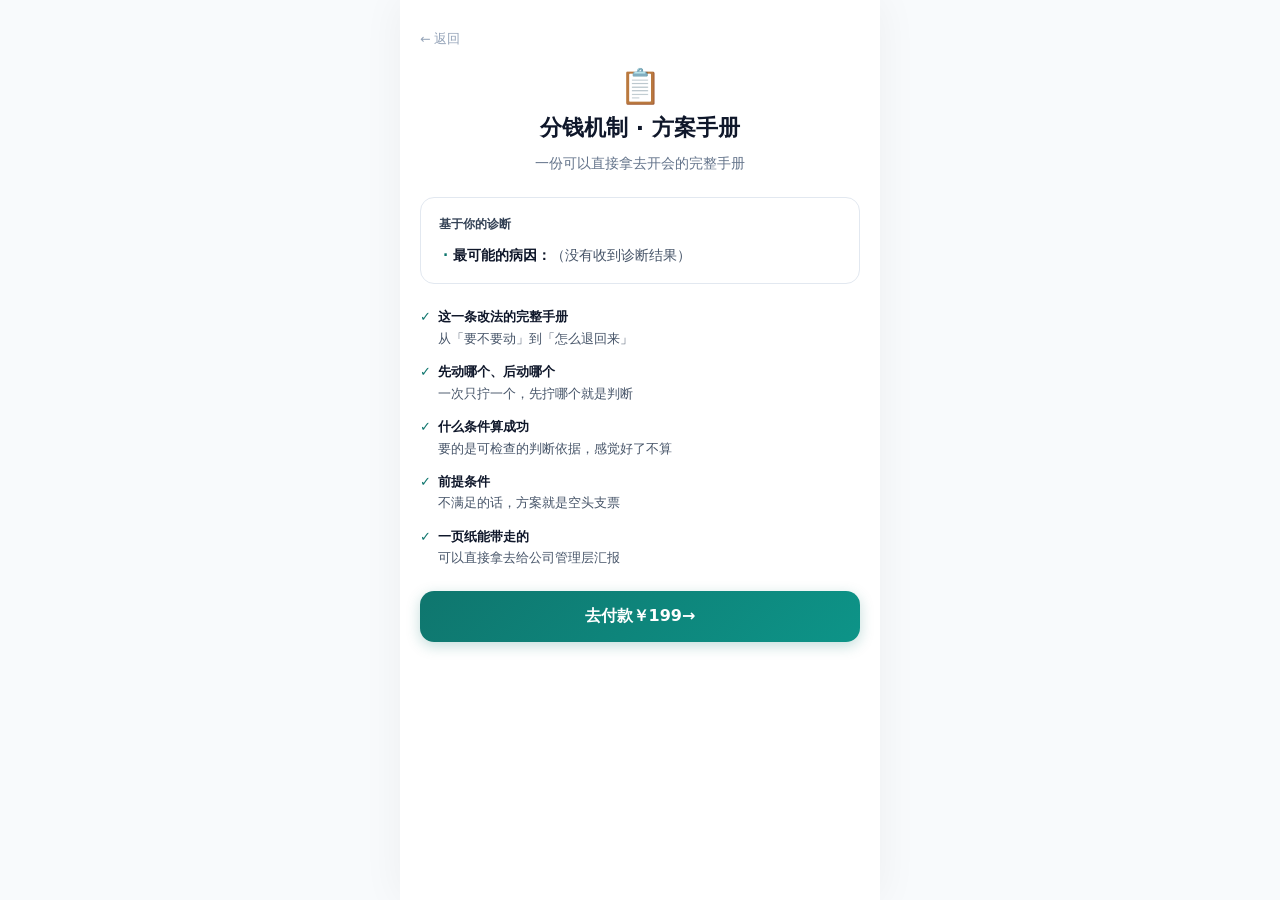
<file: l2/index.html>
<!DOCTYPE html>
<html lang="zh-CN">
<head>
  <meta charset="UTF-8">
  <meta name="viewport" content="width=device-width, initial-scale=1.0, maximum-scale=1.0, user-scalable=no">
  <meta name="description" content="分钱机制方案 - 接下来改什么、按什么顺序">
  <title>分钱机制 · 方案</title>
  <link rel="stylesheet" href="css/l2.css">
  <!-- 统计：ID 在 ../js/analytics.js 里改一处，五个页面一起生效 -->
  <script src="../js/analytics.js"></script>
</head>
<body data-l2page="index">
  <div class="l2-container">
    <a href="javascript:history.back()" class="l2-back">← 返回</a>
    <div id="l2-body"></div>
  </div>
  <script src="../js/pay-data.js"></script>
  <script src="js/l2-data.js"></script>
  <script src="js/l2-app.js"></script>
</body>
</html>
</file>
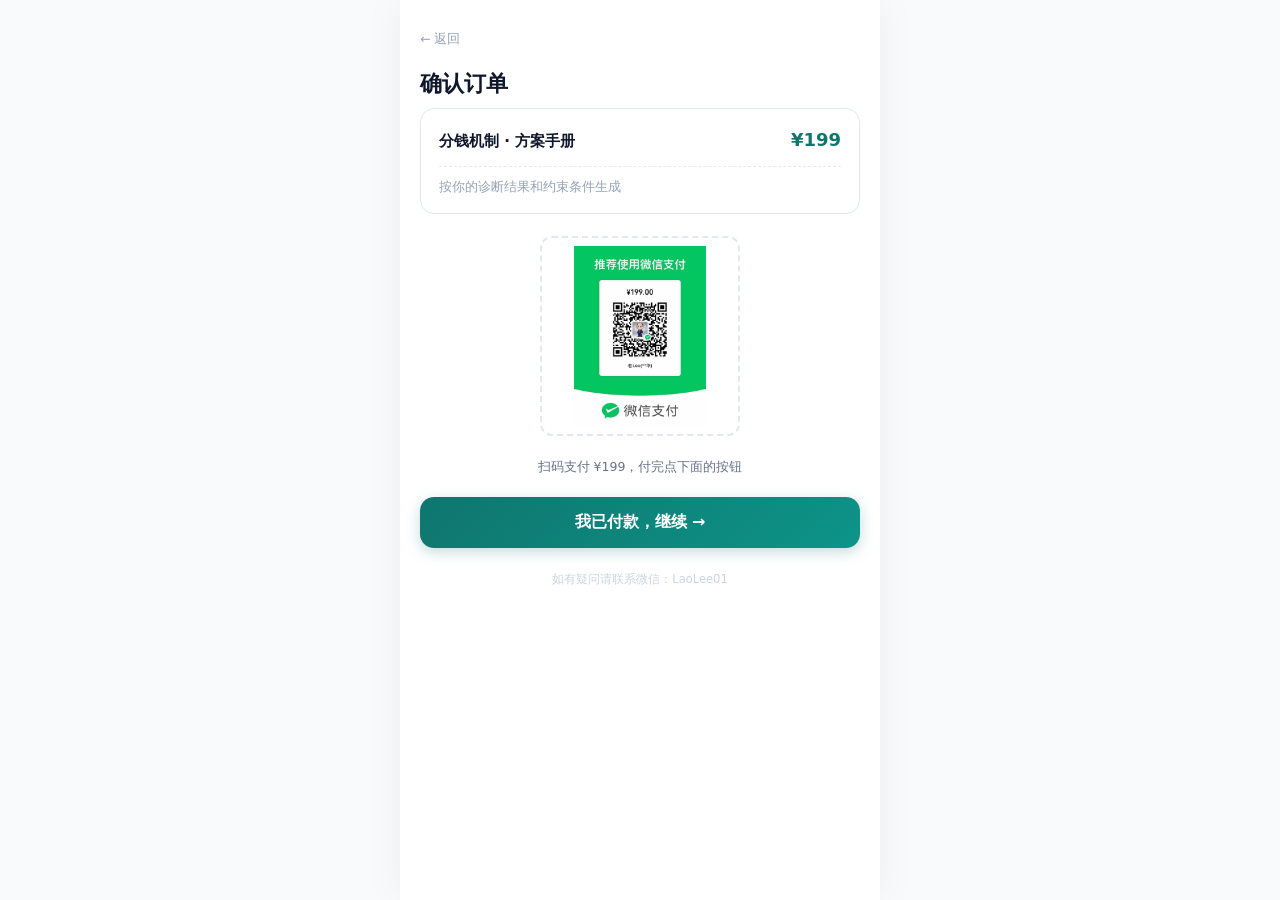
<file: l2/pay.html>
<!DOCTYPE html>
<html lang="zh-CN">
<head>
  <meta charset="UTF-8">
  <meta name="viewport" content="width=device-width, initial-scale=1.0, maximum-scale=1.0, user-scalable=no">
  <meta name="description" content="分钱机制方案 - 支付">
  <title>分钱机制 · 支付</title>
  <link rel="stylesheet" href="css/l2.css">
  <!-- 统计：ID 在 ../js/analytics.js 里改一处，五个页面一起生效 -->
  <script src="../js/analytics.js"></script>
</head>
<body data-l2page="pay">
  <div class="l2-container">
    <a href="javascript:history.back()" class="l2-back">← 返回</a>
    <div id="l2-body"></div>
  </div>
  <script src="../js/pay-data.js"></script>
  <script src="js/l2-data.js"></script>
  <script src="js/l2-app.js"></script>
</body>
</html>
</file>
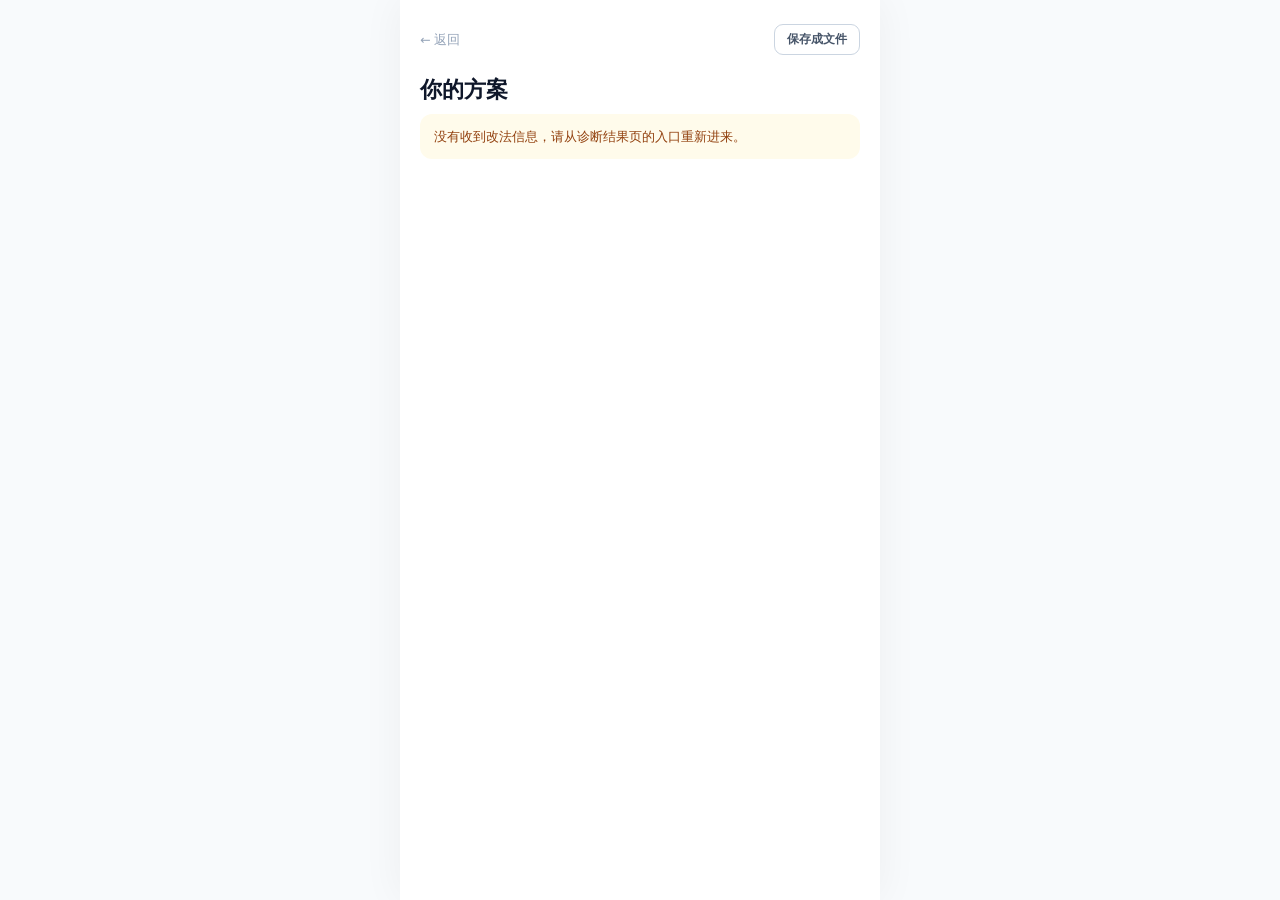
<file: l2/report.html>
<!DOCTYPE html>
<html lang="zh-CN">
<head>
  <meta charset="UTF-8">
  <meta name="viewport" content="width=device-width, initial-scale=1.0, maximum-scale=1.0, user-scalable=no">
  <meta name="description" content="分钱机制方案">
  <title>分钱机制 · 方案</title>
  <link rel="stylesheet" href="css/l2.css">
  <!-- 统计：ID 在 ../js/analytics.js 里改一处，五个页面一起生效 -->
  <script src="../js/analytics.js"></script>
</head>
<body data-l2page="report">
  <div class="l2-container">
    <div class="l2-topbar">
      <a href="javascript:history.back()" class="l2-back">← 返回</a>
      <button class="l2-print" onclick="savePage()">保存成文件</button>
    </div>
    <div id="l2-body"></div>
  </div>
  <script src="../js/pay-data.js"></script>
  <script src="js/l2-data.js"></script>
  <script src="js/l2-app.js"></script>
</body>
</html>
</file>
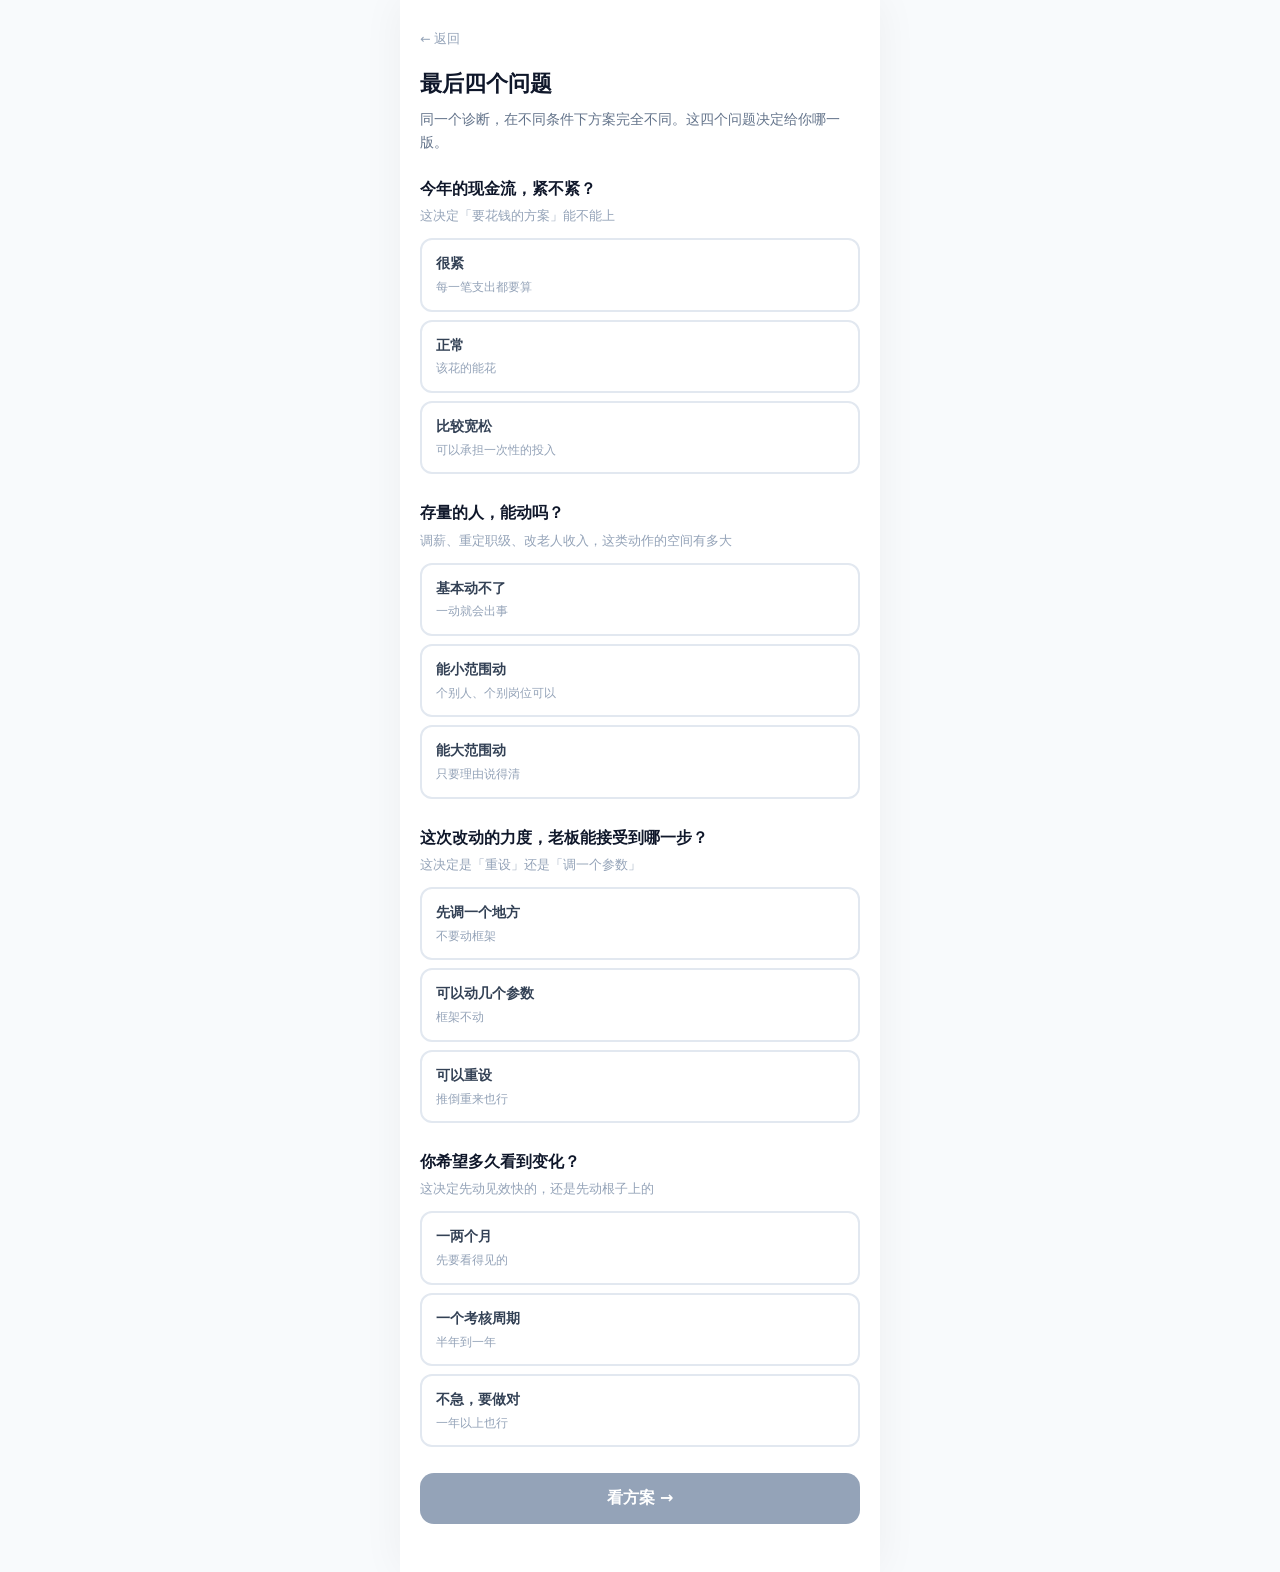
<file: l2/survey.html>
<!DOCTYPE html>
<html lang="zh-CN">
<head>
  <meta charset="UTF-8">
  <meta name="viewport" content="width=device-width, initial-scale=1.0, maximum-scale=1.0, user-scalable=no">
  <meta name="description" content="分钱机制方案 - 四个问题">
  <title>分钱机制 · 补问卷</title>
  <link rel="stylesheet" href="css/l2.css">
  <!-- 统计：ID 在 ../js/analytics.js 里改一处，五个页面一起生效 -->
  <script src="../js/analytics.js"></script>
</head>
<body data-l2page="survey">
  <div class="l2-container">
    <a href="javascript:history.back()" class="l2-back">← 返回</a>
    <div id="l2-body"></div>
  </div>
  <script src="../js/pay-data.js"></script>
  <script src="js/l2-data.js"></script>
  <script src="js/l2-app.js"></script>
</body>
</html>
</file>
<file: guide/css/guide.css>
/**
 * guide.css，分钱从 0 到 1 入门页
 * 跟诊断工具同一套配色（深青 = 临床感），但这一页是「读」，不是「做」。
 * 纯静态，不依赖工具的任何样式或脚本。
 */

*, *::before, *::after { box-sizing: border-box; margin: 0; padding: 0; }

body {
  font-family: system-ui, -apple-system, 'Segoe UI', 'PingFang SC', 'Microsoft YaHei', sans-serif;
  background: #F8FAFC;
  color: #1E293B;
  line-height: 1.8;
  -webkit-font-smoothing: antialiased;
}

.guide-container {
  max-width: 620px;
  margin: 0 auto;
  min-height: 100vh;
  background: #ffffff;
  padding: 28px 22px 56px;
  box-shadow: 0 0 40px rgba(0, 0, 0, 0.05);
}

/* ---------- 头部 ---------- */
.guide-head h1 {
  font-size: 28px; font-weight: 800; color: #0F172A;
  line-height: 1.35; margin-bottom: 26px;
}

/* ---------- 开篇 ---------- */
.guide-intro {
  border-left: 3px solid #0F766E;
  background: #F0FDFA;
  border-radius: 0 12px 12px 0;
  padding: 16px 18px;
  margin-bottom: 26px;
}
.guide-intro p {
  font-size: 14.5px; color: #115E59; line-height: 1.9;
  margin-bottom: 12px;
}
.guide-intro p:last-child { margin-bottom: 0; }
.guide-intro b { color: #0F172A; }

/* ---------- 第 0 步 ---------- */
.step-zero {
  border: 1px solid #E2E8F0;
  border-left: 4px solid #0F766E;
  border-radius: 0 14px 14px 0;
  background: #ffffff;
  padding: 16px 18px;
  margin-bottom: 26px;
}
.step-zero-label {
  font-size: 11px; font-weight: 700; letter-spacing: 0.8px;
  color: #0F766E; margin-bottom: 8px;
}
.step-zero p {
  font-size: 14.5px; color: #334155; line-height: 1.85;
  margin-bottom: 10px;
}
.step-zero p:last-child { margin-bottom: 0; }
.step-zero b { color: #0F172A; }

/* ---------- 落点句（每节一句，单独一行） ---------- */
.takeaway {
  font-size: 16px; font-weight: 800; color: #0F172A;
  line-height: 1.7;
  background: #F0FDFA;
  border-radius: 12px;
  padding: 14px 16px;
  margin: 18px 0;
}

/* ---------- 什么时候不用纠结 ---------- */
.not-apply {
  font-size: 13px; color: #64748B; line-height: 1.8;
  border-top: 1px dashed #E2E8F0;
  padding-top: 14px; margin-top: 16px;
}
.not-apply b { color: #475569; }

/* ---------- 目录 ---------- */
.guide-toc {
  display: flex; flex-direction: column; gap: 2px;
  border: 1px solid #E2E8F0;
  border-radius: 14px;
  padding: 12px 16px;
  margin-bottom: 34px;
}
.guide-toc a {
  font-size: 13.5px; color: #475569; text-decoration: none;
  padding: 7px 0; border-bottom: 1px solid #F1F5F9;
}
.guide-toc a:last-child { border-bottom: none; }
.guide-toc a:hover { color: #0F766E; }

/* ---------- 每一节 ---------- */
.decision {
  margin-bottom: 42px;
  padding-top: 6px;
}
.decision h2 {
  font-size: 21px; font-weight: 800; color: #0F172A;
  padding-bottom: 10px; margin-bottom: 18px;
  border-bottom: 2px solid #0F766E;
}
.decision h3 {
  font-size: 12px; font-weight: 700; letter-spacing: 0.6px;
  color: #0F766E; margin: 22px 0 10px;
}
.decision p {
  font-size: 14.5px; color: #334155; line-height: 1.9;
  margin-bottom: 12px;
}
.decision ul, .decision ol {
  padding-left: 20px; margin-bottom: 14px;
}
.decision li {
  font-size: 14px; color: #475569; line-height: 1.85;
  margin-bottom: 8px;
}
.decision li b { color: #0F172A; }
.pending { color: #94A3B8; font-size: 13px; }

/* ---------- 判断点（先问一句） ---------- */
.pivot {
  border: 1px solid #E2E8F0;
  border-top: 3px solid #0F766E;
  border-radius: 14px;
  padding: 15px 17px;
  margin: 14px 0 18px;
}
.pivot p {
  font-size: 13.5px; color: #475569; line-height: 1.8;
  margin-bottom: 10px;
}
.pivot ul { padding-left: 18px; margin-bottom: 8px; }
.pivot li {
  font-size: 13.5px; color: #475569; line-height: 1.8;
  margin-bottom: 8px;
}
.pivot li b { color: #0F172A; }
.pivot .pivot-note {
  font-size: 12.5px; color: #94A3B8;
  margin-bottom: 0;
}

/* ---------- 听起来对，其实错 ---------- */
.trap {
  background: #FFFBEB;
  border-left: 3px solid #F59E0B;
  border-radius: 0 12px 12px 0;
  padding: 13px 16px;
  font-size: 13.5px; color: #92400E; line-height: 1.85;
  margin: 16px 0 6px;
}
.trap b { color: #78350F; }

/* ---------- 两扇门 ---------- */
.doors {
  display: flex; flex-direction: column; gap: 12px;
  margin-top: 12px;
}
.door {
  border: 1px solid #E2E8F0;
  border-radius: 14px;
  padding: 15px 17px;
}
.door-title {
  font-size: 14px; font-weight: 700; color: #0F172A;
  margin-bottom: 8px;
}
.door p { font-size: 13.5px; color: #475569; line-height: 1.8; margin-bottom: 8px; }
.door p:last-child { margin-bottom: 0; }
.door ol { padding-left: 18px; margin-bottom: 8px; }
.door ol li { font-size: 13.5px; color: #475569; line-height: 1.8; margin-bottom: 6px; }
.door-note { font-size: 12.5px; color: #94A3B8; }

.cta {
  display: inline-block;
  margin-top: 10px;
  padding: 10px 16px;
  background: linear-gradient(135deg, #0F766E, #0D9488);
  color: #fff; font-size: 13.5px; font-weight: 700;
  text-decoration: none; border-radius: 12px;
  box-shadow: 0 4px 12px rgba(15, 118, 110, 0.22);
}
.cta:active { transform: scale(0.98); }

/* ---------- 页脚 ---------- */
.guide-foot {
  margin-top: 16px;
  padding-top: 26px;
  border-top: 1px solid #E2E8F0;
  text-align: center;
}
.guide-foot a {
  display: inline-block;
  font-size: 14px; font-weight: 700; color: #0F766E;
  text-decoration: none; margin-bottom: 8px;
}
.guide-foot p { font-size: 12px; color: #94A3B8; line-height: 1.7; }

/* ---------- 移动端 ---------- */
@media (max-width: 480px) {
  .guide-container { box-shadow: none; padding: 20px 16px 40px; }
  .guide-head h1 { font-size: 24px; }
  .decision h2 { font-size: 19px; }
}
</file>
<file: l2/css/l2.css>
/**
 * l2.css，L2 层样式
 * 延续 L1 的深青配色，但更克制：这一层是「读方案」，不是「做诊断」。
 */

*, *::before, *::after { box-sizing: border-box; margin: 0; padding: 0; }

body {
  font-family: system-ui, -apple-system, 'Segoe UI', 'PingFang SC', 'Microsoft YaHei', sans-serif;
  background: #F8FAFC;
  color: #1E293B;
  line-height: 1.7;
  -webkit-font-smoothing: antialiased;
}

.l2-container {
  max-width: 480px;
  margin: 0 auto;
  min-height: 100vh;
  background: #ffffff;
  padding: 24px 20px 48px;
  box-shadow: 0 0 40px rgba(0, 0, 0, 0.05);
}

.l2-back {
  display: inline-block;
  font-size: 12.5px;
  color: #94A3B8;
  text-decoration: none;
  margin-bottom: 20px;
}

/* ---------- 保存成文件（调用浏览器打印 / 存 PDF） ---------- */
.l2-topbar {
  display: flex; justify-content: space-between; align-items: center;
  margin-bottom: 20px;
}
.l2-topbar .l2-back { margin-bottom: 0; }
.l2-print {
  border: 1px solid #CBD5E1; background: #fff; color: #475569;
  border-radius: 9px; padding: 6px 12px;
  font-size: 12px; font-weight: 600; font-family: inherit; cursor: pointer;
}
.l2-print:active { transform: scale(0.97); }
.l2-print-wide {
  display: block; width: 100%; margin: 14px 0 22px;
  padding: 11px 16px; font-size: 13px; border-radius: 12px;
}

/* 打印时：藏掉导航和所有按钮，折叠的现象全部展开，让存下来的"整页"是完整的 */
@media print {
  .l2-back, .l2-print, button, .l2-toast { display: none !important; }
  .l2-container { box-shadow: none; max-width: none; padding: 0; }
  .sym-rest { display: list-item !important; }
}

/* 保存 / 收藏的提示条 */
.l2-toast {
  position: fixed;
  left: 16px; right: 16px; bottom: 24px;
  z-index: 9999;
  max-width: 440px; margin: 0 auto;
  background: rgba(15, 23, 42, 0.92);
  color: #fff;
  font-size: 13px; line-height: 1.7;
  padding: 12px 15px;
  border-radius: 12px;
  box-shadow: 0 8px 24px rgba(0, 0, 0, 0.2);
}

.l2-h1 { font-size: 22px; font-weight: 800; color: #0F172A; line-height: 1.4; margin-bottom: 8px; }
.l2-sub { font-size: 13.5px; color: #64748B; line-height: 1.7; margin-bottom: 22px; }

/* ---------- 诊断摘要 ---------- */
.l2-diag {
  background: #F0FDFA;
  border-left: 3px solid #0F766E;
  border-radius: 0 12px 12px 0;
  padding: 14px 16px;
  margin-bottom: 16px;
}
.l2-diag-label { font-size: 11px; color: #0F766E; letter-spacing: 0.6px; margin-bottom: 6px; font-weight: 700; }
.l2-diag-body { font-size: 14px; color: #115E59; line-height: 1.7; }

.l2-note-box {
  background: #FFFBEB;
  border-radius: 12px;
  padding: 12px 14px;
  font-size: 12.5px;
  color: #92400E;
  line-height: 1.7;
  margin-bottom: 16px;
}

/* ---------- 改法预览 ---------- */
.l2-plan-preview {
  border: 1px solid #E2E8F0;
  border-radius: 14px;
  padding: 16px 18px;
  margin-bottom: 16px;
}
.l2-plan-label { font-size: 11px; color: #94A3B8; letter-spacing: 0.6px; margin-bottom: 6px; }
.l2-plan-title { font-size: 16px; font-weight: 700; color: #0F172A; margin-bottom: 5px; }
.l2-plan-brief { font-size: 13px; color: #64748B; line-height: 1.7; margin-bottom: 8px; }
.l2-plan-who { font-size: 12px; color: #94A3B8; }
.l2-plan-who b { color: #0F766E; }

/* ---------- 价值列表（只有介绍页在用，可以放心改）---------- */
.l2-value { margin-bottom: 22px; }
.l2-value ul { list-style: none; }
.l2-value li {
  font-size: 13px; color: #475569; line-height: 1.65;
  padding-left: 18px; position: relative; margin-bottom: 12px;
}
.l2-value li:last-child { margin-bottom: 0; }
.l2-value li::before { content: '✓'; position: absolute; left: 0; color: #0F766E; font-weight: 700; }
.l2-value b { display: block; color: #0F172A; }

/* ---------- 介绍页头部：居中 ----------
 * 别动 .l2-h1 / .l2-sub 本身：付款页、补问卷页、报告页也在用它们。
 * 只加一层 .l2-head 包起来，作用范围限死在介绍页。 */
.l2-head { text-align: center; margin-bottom: 22px; }
.l2-head .l2-icon { font-size: 34px; line-height: 1; margin-bottom: 10px; }
.l2-head .l2-sub { margin-bottom: 0; }

/* ---------- 介绍页的诊断卡 ----------
 * 原来拆成三个框（诊断结果 / 最可能需要动的地方 / 提示框），
 * 它们本来就是同一件事「你这次的诊断是什么」，合成一张。
 * 同样限死在介绍页：不动共用的 .l2-diag / .l2-note-box / .l2-plan-preview。 */
.l2-diagcard {
  border: 1px solid #E2E8F0;
  border-radius: 14px;
  padding: 16px 18px;
  margin-bottom: 22px;
}
.l2-diagcard-label { font-size: 12px; font-weight: 700; color: #334155; margin-bottom: 10px; }
.l2-diagcard-row {
  font-size: 13.5px; color: #475569; line-height: 1.7;
  padding-left: 14px; position: relative; margin-bottom: 8px;
}
.l2-diagcard-row:last-child { margin-bottom: 0; }
.l2-diagcard-row::before { content: '·'; position: absolute; left: 4px; color: #0F766E; font-weight: 700; }
.l2-diagcard-row b { color: #0F172A; }

/* ---------- 按钮 / 价格 ---------- */
.l2-btn-primary {
  display: block; width: 100%;
  padding: 15px;
  border: none; border-radius: 14px;
  background: linear-gradient(135deg, #0F766E, #0D9488);
  color: #fff; font-size: 16px; font-weight: 700;
  cursor: pointer; font-family: inherit;
  box-shadow: 0 4px 14px rgba(15,118,110,0.25);
  -webkit-tap-highlight-color: transparent;
  transition: transform 0.15s ease;
}
.l2-btn-primary:active { transform: scale(0.98); }
.l2-btn-primary:disabled { background: #94A3B8; box-shadow: none; cursor: not-allowed; }
.l2-foot { font-size: 11.5px; color: #CBD5E1; text-align: center; margin-top: 22px; line-height: 1.7; }

/* ---------- 支付页 ---------- */
.l2-order {
  border: 1px solid #E2E8F0;
  border-radius: 14px;
  padding: 16px 18px;
  margin-bottom: 22px;
}
.l2-order-row {
  display: flex; justify-content: space-between; align-items: baseline;
  font-size: 15px; font-weight: 600; color: #0F172A;
  padding-bottom: 10px; margin-bottom: 10px;
  border-bottom: 1px dashed #E2E8F0;
}
.l2-order-row b { font-size: 18px; color: #0F766E; }
.l2-order-sub { font-size: 12.5px; color: #94A3B8; line-height: 1.6; }

.l2-qr-wrap { text-align: center; margin-bottom: 12px; }
.l2-qr {
  width: 200px; height: 200px; object-fit: contain;
  border: 2px dashed #E2E8F0; border-radius: 12px; padding: 8px;
  background: #fff;
}
.l2-qr-fallback { font-size: 13px; color: #B45309; padding: 40px 0; }
.l2-qr-hint { font-size: 12.5px; color: #64748B; text-align: center; margin-bottom: 20px; }

/* ---------- 问卷 ---------- */
.l2-q { margin-bottom: 26px; }
.l2-q-title { font-size: 15.5px; font-weight: 700; color: #0F172A; margin-bottom: 4px; }
.l2-q-desc { font-size: 12.5px; color: #94A3B8; margin-bottom: 12px; line-height: 1.6; }
.l2-q-opts { display: flex; flex-direction: column; gap: 8px; }
.l2-opt {
  border: 2px solid #E2E8F0;
  border-radius: 12px;
  padding: 12px 14px;
  cursor: pointer;
  transition: all 0.15s ease;
  -webkit-tap-highlight-color: transparent;
}
.l2-opt:active { transform: scale(0.99); }
.l2-opt.on { border-color: #0F766E; background: #F0FDFA; }
.l2-opt-label { font-size: 14px; font-weight: 600; color: #334155; }
.l2-opt.on .l2-opt-label { color: #0F766E; }
.l2-opt-hint { font-size: 11.5px; color: #94A3B8; margin-top: 2px; }

/* ---------- 方案页 ---------- */
.l2-answers { background: #F8FAFC; border-radius: 12px; padding: 14px 16px; margin-bottom: 20px; }
.l2-answers-title { font-size: 11.5px; color: #94A3B8; letter-spacing: 0.5px; margin-bottom: 9px; }
.l2-answer-row {
  display: flex; justify-content: space-between; gap: 10px;
  font-size: 12.5px; color: #64748B; line-height: 1.6;
  padding: 4px 0;
}
.l2-answer-row b { color: #0F766E; font-weight: 700; white-space: nowrap; }

/* 该动的地方：这一页的英雄区块。
 * 用户付 199 就是来看这个，所以给它背景、给它大字号，
 * 其余所有块都是次要信息，不该跟它一个分量。 */
.l2-plan-head {
  border-left: 4px solid #0F766E;
  border-radius: 0 14px 14px 0;
  background: #F0FDFA;
  padding: 16px 18px;
  margin-bottom: 22px;
}
.l2-plan-h2 { font-size: 23px; font-weight: 800; color: #0F172A; line-height: 1.4; margin: 6px 0 8px; }

/* 「为什么是它」，证据段的分隔标 */
.l2-why-label {
  font-size: 12px; font-weight: 700; color: #94A3B8;
  letter-spacing: 1px;
  margin: 28px 0 14px;
  padding-top: 18px; border-top: 1px solid #F1F5F9;
}

/* 展开其余的现象 */
.l2-sym-more {
  display: block; width: 100%; margin-top: 10px;
  padding: 9px;
  border: 1px dashed #CBD5E1; border-radius: 10px;
  background: #fff; color: #64748B;
  font-size: 12.5px; font-family: inherit;
  cursor: pointer;
}
.l2-sym-more:active { background: #F8FAFC; }
.l2-plan-meta { display: flex; gap: 8px; flex-wrap: wrap; margin-top: 10px; }
.l2-tag {
  font-size: 11px; color: #0F766E; background: #F0FDFA;
  border: 1px solid #99F6E4; border-radius: 20px; padding: 2px 10px;
}

/* 「谁能改」的所以呢，说了谁拍板，还要说清你自己推不动 */
.l2-who-note {
  margin-top: 12px;
  background: #FFFBEB;
  border-radius: 10px;
  padding: 10px 12px;
  font-size: 12.5px;
  color: #92400E;
  line-height: 1.65;
}
.l2-who-note b { color: #B45309; }

.l2-block { margin-bottom: 24px; }
.l2-block-label {
  font-size: 11.5px; font-weight: 700; color: #94A3B8;
  letter-spacing: 0.6px; margin-bottom: 10px;
}
.l2-pre { list-style: none; }
.l2-pre li {
  font-size: 13.5px; color: #334155; line-height: 1.7;
  padding-left: 18px; position: relative; margin-bottom: 9px;
}
.l2-pre li::before { content: '→'; position: absolute; left: 0; color: #0F766E; font-size: 12px; }
.l2-block-foot { font-size: 11.5px; color: #94A3B8; margin-top: 8px; }

/* ---------- 约束冲突：这一步跟你现在的处境打架 ---------- */
.l2-conflict {
  background: #FEF2F2;
  border: 1px solid #FECACA;
  border-radius: 12px;
  padding: 14px 16px;
  margin-bottom: 20px;
}
.l2-cf-title {
  font-size: 13px; font-weight: 700; color: #B91C1C;
  margin-bottom: 10px; letter-spacing: 0.3px;
}
.l2-cf-row {
  font-size: 13px; color: #7F1D1D; line-height: 1.72;
  padding-left: 14px; position: relative; margin-bottom: 8px;
}
.l2-cf-row:last-child { margin-bottom: 0; }
.l2-cf-row::before { content: '!'; position: absolute; left: 0; font-weight: 800; color: #DC2626; }
.l2-cf-row b { color: #991B1B; }

/* ---------- 你勾中的现象：他自己的证据 ---------- */
.l2-sym { list-style: none; }
.l2-sym li {
  font-size: 13px; color: #334155; line-height: 1.7;
  padding-left: 16px; position: relative; margin-bottom: 7px;
}
.l2-sym li:last-child { margin-bottom: 0; }
.l2-sym li::before { content: '·'; position: absolute; left: 5px; color: #0F766E; font-weight: 700; }
.l2-sym-sev {
  font-size: 10.5px; color: #B45309; background: #FEF3C7;
  border-radius: 4px; padding: 1px 5px; margin-left: 6px; white-space: nowrap;
}

/* ---------- 带走这一页：给 HR 拿去说服别人的 ---------- */
.l2-onepager {
  border: 1px solid #E2E8F0;
  border-radius: 12px;
  overflow: hidden;
}
.l2-op-row {
  display: flex; gap: 10px;
  padding: 10px 14px;
  border-bottom: 1px solid #F1F5F9;
  font-size: 13px; line-height: 1.65;
}
.l2-op-row:last-child { border-bottom: none; }
.l2-op-k {
  flex: none; width: 88px;
  color: #94A3B8; font-size: 12px; font-weight: 600;
}
.l2-op-v { color: #334155; }

/* ---------- 两说卡：没有标准答案的地方，两边代价摆出来 ---------- */
.l2-tradeoff {
  background: #FFFBEB;
  border-radius: 12px;
  padding: 14px 16px;
}
.l2-tradeoff + .l2-tradeoff { margin-top: 12px; }
.l2-to-title { font-size: 14px; font-weight: 700; color: #B45309; margin-bottom: 10px; }
.l2-to-row { display: flex; gap: 8px; margin-bottom: 8px; }
.l2-to-row:last-child { margin-bottom: 0; }
.l2-to-tag {
  flex: none; font-size: 10.5px; font-weight: 700; color: #B45309;
  background: #FEF3C7; border-radius: 4px; padding: 2px 6px;
  height: fit-content; margin-top: 2px; white-space: nowrap;
}
.l2-to-text { font-size: 13px; color: #78350F; line-height: 1.62; }
.l2-to-mid .l2-to-tag { color: #0F766E; background: #F0FDFA; }
.l2-to-mid .l2-to-text { color: #115E59; }

.l2-effect {
  font-size: 14px; font-weight: 700; color: #0F766E;
  background: #F0FDFA; border-radius: 10px; padding: 10px 14px;
}

.l2-sec { border-top: 1px solid #F1F5F9; padding-top: 16px; margin-top: 16px; }
.l2-sec:first-child { border-top: none; padding-top: 0; margin-top: 0; }
.l2-sec-title { font-size: 14.5px; font-weight: 700; color: #0F172A; margin-bottom: 8px; }
.l2-sec-body {
  font-size: 13.5px; color: #475569; line-height: 1.85;
  white-space: pre-line;   /* 手册正文用 \n 分段 */
}

.l2-todo {
  border: 2px dashed #E2E8F0;
  border-radius: 14px;
  padding: 18px;
  background: #F8FAFC;
}
.l2-todo-title { font-size: 14px; font-weight: 700; color: #B45309; margin-bottom: 6px; }
.l2-todo-desc { font-size: 12.5px; color: #64748B; line-height: 1.7; margin-bottom: 12px; }
.l2-todo-list { list-style: none; counter-reset: s; }
.l2-todo-list li {
  font-size: 13px; color: #475569; line-height: 1.7;
  padding-left: 24px; position: relative; margin-bottom: 7px;
  counter-increment: s;
}
.l2-todo-list li::before {
  content: counter(s);
  position: absolute; left: 0; top: 3px;
  width: 16px; height: 16px; border-radius: 50%;
  background: #E2E8F0; color: #64748B;
  font-size: 10px; font-weight: 700;
  display: flex; align-items: center; justify-content: center;
}

.l2-boundary { background: #F8FAFC; border-radius: 12px; padding: 14px 16px; margin-top: 26px; }
.l2-boundary-title { font-size: 11.5px; font-weight: 700; color: #94A3B8; letter-spacing: 0.5px; margin-bottom: 9px; }
.l2-boundary ul { list-style: none; }
.l2-boundary li {
  font-size: 11.5px; color: #94A3B8; line-height: 1.7;
  padding-left: 14px; position: relative; margin-bottom: 6px;
}
.l2-boundary li::before { content: '—'; position: absolute; left: 0; color: #CBD5E1; }

@media (max-width: 480px) {
  .l2-container { box-shadow: none; }
}
</file>
